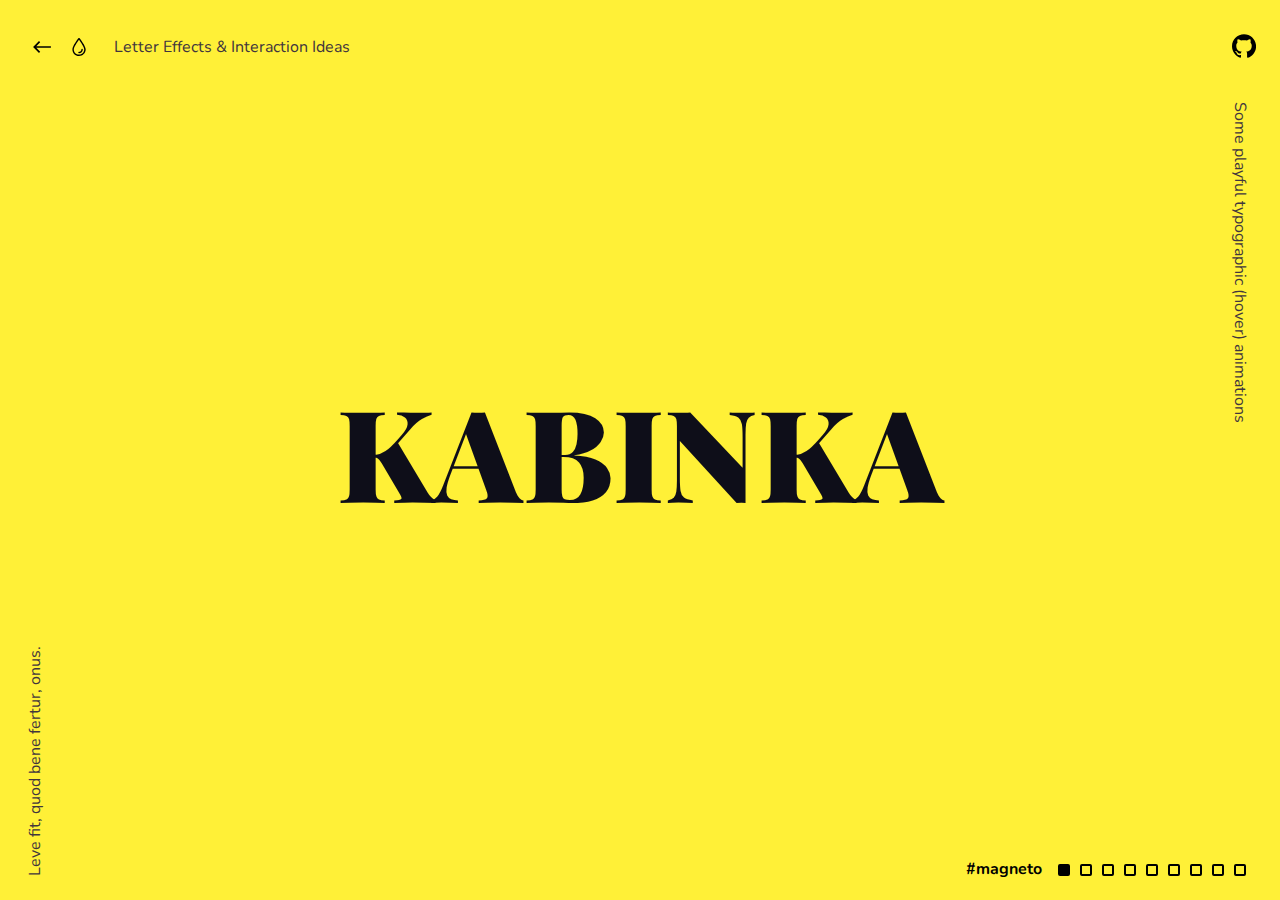
<file: index.html>
<!DOCTYPE html>
<html lang="en" class="no-js">
	<head>
		<meta charset="UTF-8" />
		<meta name="viewport" content="width=device-width, initial-scale=1">
		<title>Letter Interactions | Demo: Magneto | Codrops</title>
		<meta name="description" content="Some inspiration for playful hover interactions on words" />
		<meta name="keywords" content="typography, effects, interaction, hover, animation, javascript, css, web design" />
		<meta name="author" content="Codrops" />
		<link rel="shortcut icon" href="favicon.ico">
		<link href="https://fonts.googleapis.com/css?family=Nunito:400,700|Playfair+Display:900" rel="stylesheet">
		<link rel="stylesheet" type="text/css" href="css/normalize.css" />
		<link rel="stylesheet" type="text/css" href="css/demo.css" />
		<link rel="stylesheet" type="text/css" href="css/magneto.css" />
		<script>document.documentElement.className="js";var supportsCssVars=function(){var e,t=document.createElement("style");return t.innerHTML="root: { --tmp-var: bold; }",document.head.appendChild(t),e=!!(window.CSS&&window.CSS.supports&&window.CSS.supports("font-weight","var(--tmp-var)")),t.parentNode.removeChild(t),e};supportsCssVars()||alert("Please view this demo in a modern browser that supports CSS Variables.");</script>		
	</head>
	<body class="demo-magneto">
		<svg class="hidden">
			<symbol id="icon-arrow" viewBox="0 0 24 24">
				<title>arrow</title>
				<polygon points="6.3,12.8 20.9,12.8 20.9,11.2 6.3,11.2 10.2,7.2 9,6 3.1,12 9,18 10.2,16.8 "/>
			</symbol>
			<symbol id="icon-drop" viewBox="0 0 24 24">
				<title>drop</title>
				<path d="M12,21c-3.6,0-6.6-3-6.6-6.6C5.4,11,10.8,4,11.4,3.2C11.6,3.1,11.8,3,12,3s0.4,0.1,0.6,0.3c0.6,0.8,6.1,7.8,6.1,11.2C18.6,18.1,15.6,21,12,21zM12,4.8c-1.8,2.4-5.2,7.4-5.2,9.6c0,2.9,2.3,5.2,5.2,5.2s5.2-2.3,5.2-5.2C17.2,12.2,13.8,7.3,12,4.8z"/><path d="M12,18.2c-0.4,0-0.7-0.3-0.7-0.7s0.3-0.7,0.7-0.7c1.3,0,2.4-1.1,2.4-2.4c0-0.4,0.3-0.7,0.7-0.7c0.4,0,0.7,0.3,0.7,0.7C15.8,16.5,14.1,18.2,12,18.2z"/>
			</symbol>
			<symbol id="icon-github" viewBox="0 0 32.6 31.8">
				<title>github</title>
				<path d="M16.3,0C7.3,0,0,7.3,0,16.3c0,7.2,4.7,13.3,11.1,15.5c0.8,0.1,1.1-0.4,1.1-0.8c0-0.4,0-1.4,0-2.8c-4.5,1-5.5-2.2-5.5-2.2c-0.7-1.9-1.8-2.4-1.8-2.4c-1.5-1,0.1-1,0.1-1c1.6,0.1,2.5,1.7,2.5,1.7c1.5,2.5,3.8,1.8,4.7,1.4c0.1-1.1,0.6-1.8,1-2.2c-3.6-0.4-7.4-1.8-7.4-8.1c0-1.8,0.6-3.2,1.7-4.4C7.4,10.7,6.8,9,7.7,6.8c0,0,1.4-0.4,4.5,1.7c1.3-0.4,2.7-0.5,4.1-0.5c1.4,0,2.8,0.2,4.1,0.5c3.1-2.1,4.5-1.7,4.5-1.7c0.9,2.2,0.3,3.9,0.2,4.3c1,1.1,1.7,2.6,1.7,4.4c0,6.3-3.8,7.6-7.4,8c0.6,0.5,1.1,1.5,1.1,3c0,2.2,0,3.9,0,4.5c0,0.4,0.3,0.9,1.1,0.8c6.5-2.2,11.1-8.3,11.1-15.5C32.6,7.3,25.3,0,16.3,0z"/>
			</symbol>
		</svg>
		<main>
			<div class="content content--fixed">
				<header class="codrops-header">
					<div class="codrops-links">
						<a class="codrops-icon codrops-icon--prev" href="https://tympanus.net/Development/TooltipAnimations/" title="Previous Demo"><svg class="icon icon--arrow"><use xlink:href="#icon-arrow"></use></svg></a>
						<a class="codrops-icon codrops-icon--drop" href="https://tympanus.net/codrops/?p=31349" title="Back to the article"><svg class="icon icon--drop"><use xlink:href="#icon-drop"></use></svg></a>
					</div>
					<h1 class="codrops-header__title">Letter Effects &amp; Interaction Ideas</h1>
				</header>
				<p class="codrops-header__tagline">
					<a class="github" href="https://github.com/codrops/LetterInteractions/" title="Find this project on GitHub"><svg class="icon icon--github"><use xlink:href="#icon-github"></use></svg></a>
					Some playful typographic (hover) animations</p>
				<nav class="demos">
					<a class="demo demo--current" href="index.html"><span>Magneto</span></a>
					<a class="demo" href="kidnap.html"><span>Kidnap</span></a>
					<a class="demo" href="redraw.html"><span>Redraw</span></a>
					<a class="demo" href="swing.html"><span>Swing</span></a>
					<a class="demo" href="playful.html"><span>Playful</span></a>
					<a class="demo" href="trail.html"><span>Trail</span></a>
					<a class="demo" href="crossword.html"><span>Crossword</span></a>
					<a class="demo" href="moveout.html"><span>Move Out</span></a>
					<a class="demo" href="weaver.html"><span>Weaver</span></a>
				</nav>
				<p class="deco">Leve fit, quod bene fertur, onus.</p>
			</div>
			<section class="content content--layout">
				<h2 class="word word--magneto">Kabinka</h2>
			</section>
		</main>
		<script src="js/charming.min.js"></script>
		<script src="js/anime.min.js"></script>
		<script src="js/demo.js"></script>
		<script src="js/demo1.js"></script>
	</body>
</html>
</file>
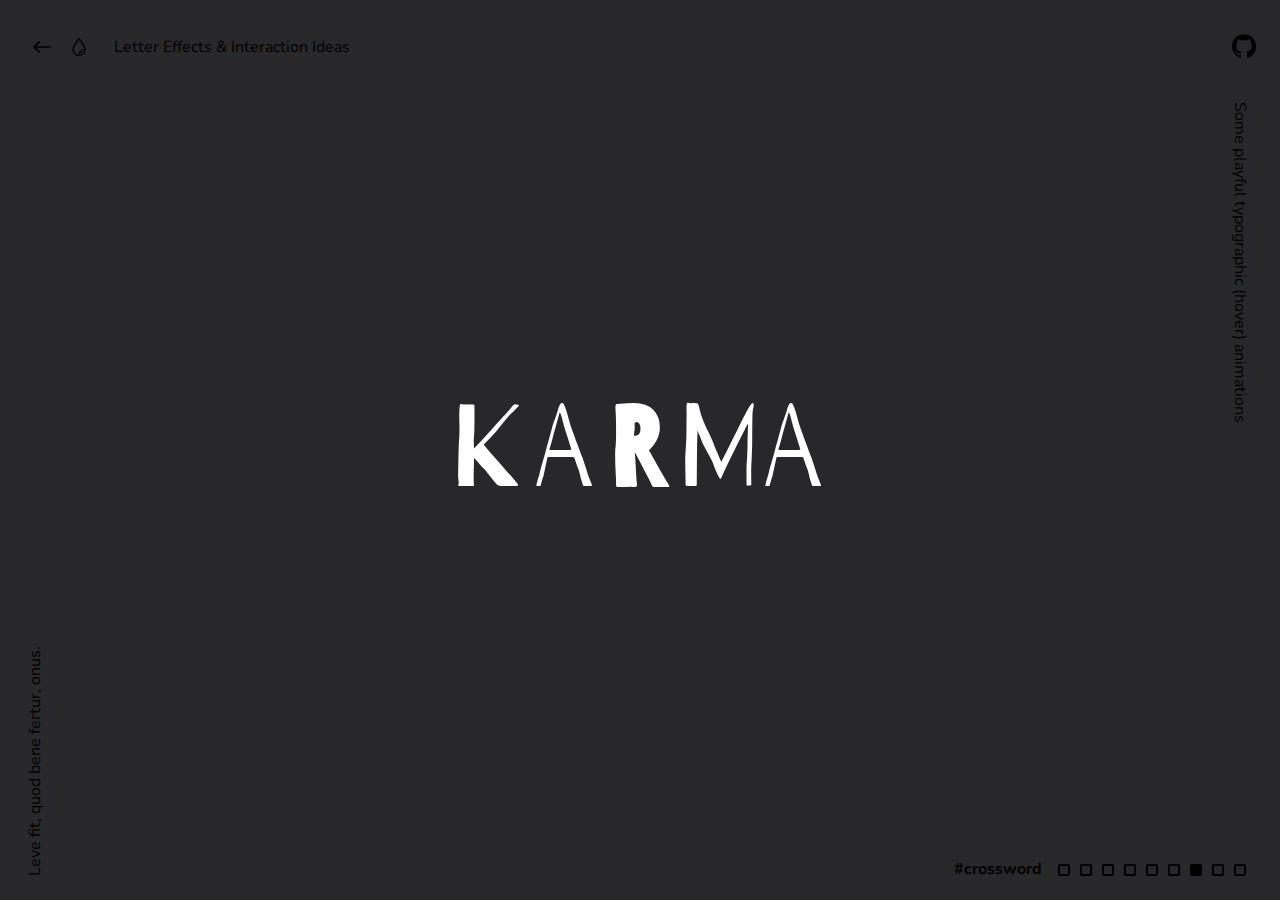
<file: crossword.html>
<!DOCTYPE html>
<html lang="en" class="no-js">
	<head>
		<meta charset="UTF-8" />
		<meta name="viewport" content="width=device-width, initial-scale=1">
		<title>Letter Interactions | Demo: Crossword | Codrops</title>
		<meta name="description" content="Some inspiration for playful hover interactions on words" />
		<meta name="keywords" content="typography, effects, interaction, hover, animation, javascript, css, web design" />
		<meta name="author" content="Codrops" />
		<link rel="shortcut icon" href="favicon.ico">
		<link href="https://fonts.googleapis.com/css?family=Nunito:400,700|Barrio" rel="stylesheet">
		<link rel="stylesheet" type="text/css" href="css/normalize.css" />
		<link rel="stylesheet" type="text/css" href="css/demo.css" />
		<link rel="stylesheet" type="text/css" href="css/crossword.css" />
		<script>document.documentElement.className="js";var supportsCssVars=function(){var e,t=document.createElement("style");return t.innerHTML="root: { --tmp-var: bold; }",document.head.appendChild(t),e=!!(window.CSS&&window.CSS.supports&&window.CSS.supports("font-weight","var(--tmp-var)")),t.parentNode.removeChild(t),e};supportsCssVars()||alert("Please view this demo in a modern browser that supports CSS Variables.");</script>	
	</head>
	<body class="demo-crossword">
		<svg class="hidden">
			<symbol id="icon-arrow" viewBox="0 0 24 24">
				<title>arrow</title>
				<polygon points="6.3,12.8 20.9,12.8 20.9,11.2 6.3,11.2 10.2,7.2 9,6 3.1,12 9,18 10.2,16.8 "/>
			</symbol>
			<symbol id="icon-drop" viewBox="0 0 24 24">
				<title>drop</title>
				<path d="M12,21c-3.6,0-6.6-3-6.6-6.6C5.4,11,10.8,4,11.4,3.2C11.6,3.1,11.8,3,12,3s0.4,0.1,0.6,0.3c0.6,0.8,6.1,7.8,6.1,11.2C18.6,18.1,15.6,21,12,21zM12,4.8c-1.8,2.4-5.2,7.4-5.2,9.6c0,2.9,2.3,5.2,5.2,5.2s5.2-2.3,5.2-5.2C17.2,12.2,13.8,7.3,12,4.8z"/><path d="M12,18.2c-0.4,0-0.7-0.3-0.7-0.7s0.3-0.7,0.7-0.7c1.3,0,2.4-1.1,2.4-2.4c0-0.4,0.3-0.7,0.7-0.7c0.4,0,0.7,0.3,0.7,0.7C15.8,16.5,14.1,18.2,12,18.2z"/>
			</symbol>
			<symbol id="icon-github" viewBox="0 0 32.6 31.8">
				<title>github</title>
				<path d="M16.3,0C7.3,0,0,7.3,0,16.3c0,7.2,4.7,13.3,11.1,15.5c0.8,0.1,1.1-0.4,1.1-0.8c0-0.4,0-1.4,0-2.8c-4.5,1-5.5-2.2-5.5-2.2c-0.7-1.9-1.8-2.4-1.8-2.4c-1.5-1,0.1-1,0.1-1c1.6,0.1,2.5,1.7,2.5,1.7c1.5,2.5,3.8,1.8,4.7,1.4c0.1-1.1,0.6-1.8,1-2.2c-3.6-0.4-7.4-1.8-7.4-8.1c0-1.8,0.6-3.2,1.7-4.4C7.4,10.7,6.8,9,7.7,6.8c0,0,1.4-0.4,4.5,1.7c1.3-0.4,2.7-0.5,4.1-0.5c1.4,0,2.8,0.2,4.1,0.5c3.1-2.1,4.5-1.7,4.5-1.7c0.9,2.2,0.3,3.9,0.2,4.3c1,1.1,1.7,2.6,1.7,4.4c0,6.3-3.8,7.6-7.4,8c0.6,0.5,1.1,1.5,1.1,3c0,2.2,0,3.9,0,4.5c0,0.4,0.3,0.9,1.1,0.8c6.5-2.2,11.1-8.3,11.1-15.5C32.6,7.3,25.3,0,16.3,0z"/>
			</symbol>
		</svg>
		<main>
			<div class="content content--fixed">
				<header class="codrops-header">
					<div class="codrops-links">
						<a class="codrops-icon codrops-icon--prev" href="https://tympanus.net/Development/TooltipAnimations/" title="Previous Demo"><svg class="icon icon--arrow"><use xlink:href="#icon-arrow"></use></svg></a>
						<a class="codrops-icon codrops-icon--drop" href="https://tympanus.net/codrops/?p=31349" title="Back to the article"><svg class="icon icon--drop"><use xlink:href="#icon-drop"></use></svg></a>
					</div>
					<h1 class="codrops-header__title">Letter Effects &amp; Interaction Ideas</h1>
				</header>
				<p class="codrops-header__tagline">
					<a class="github" href="https://github.com/codrops/LetterInteractions/" title="Find this project on GitHub"><svg class="icon icon--github"><use xlink:href="#icon-github"></use></svg></a>
					Some playful typographic (hover) animations</p>
				<nav class="demos">
					<a class="demo" href="index.html"><span>Magneto</span></a>
					<a class="demo" href="kidnap.html"><span>Kidnap</span></a>
					<a class="demo" href="redraw.html"><span>Redraw</span></a>
					<a class="demo" href="swing.html"><span>Swing</span></a>
					<a class="demo" href="playful.html"><span>Playful</span></a>
					<a class="demo" href="trail.html"><span>Trail</span></a>
					<a class="demo demo--current" href="crossword.html"><span>Crossword</span></a>
					<a class="demo" href="moveout.html"><span>Move Out</span></a>
					<a class="demo" href="weaver.html"><span>Weaver</span></a>
				</nav>
				<p class="deco">Leve fit, quod bene fertur, onus.</p>
			</div>
			<section class="content content--layout">
				<h2 class="word word--crossword">
					<span class="word__main" data-column="1" data-row="4">Karma</span>
					<span class="word__cross" data-column="1" data-row="4">Kiss</span>
					<span class="word__cross" data-column="2" data-row="2">Heart</span>
					<span class="word__cross" data-column="3" data-row="1">Embrace</span>
					<span class="word__cross" data-column="4" data-row="3">Smile</span>
					<span class="word__cross" data-column="5" data-row="1">Innate</span>
				</h2>
			</section>
		</main>
		<script src="js/charming.min.js"></script>
		<script src="js/anime.min.js"></script>
		<script src="js/demo.js"></script>
		<script src="js/demo7.js"></script>
	</body>
</html>
</file>
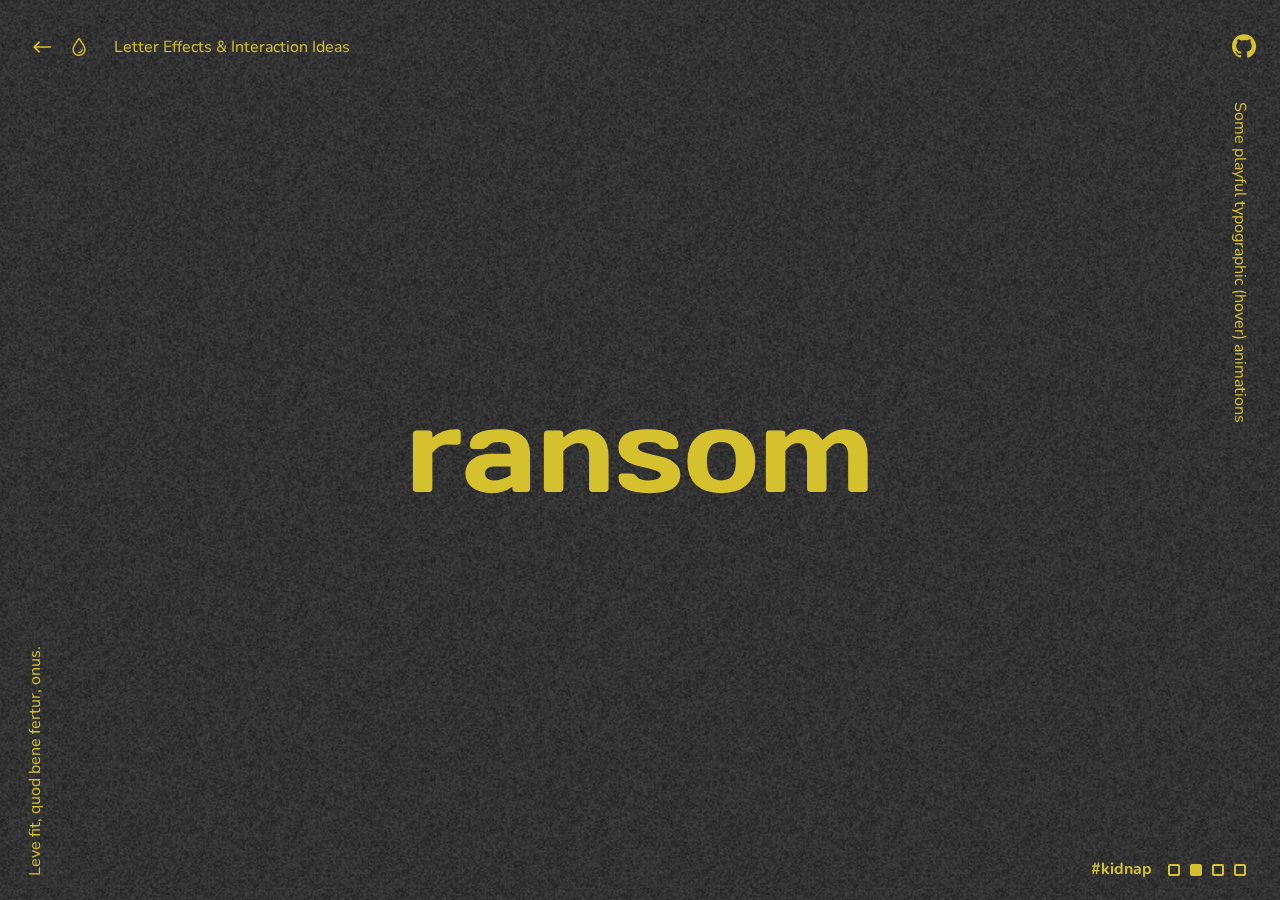
<file: kidnap.html>
<!DOCTYPE html>
<html lang="en" class="no-js">
	<head>
		<meta charset="UTF-8" />
		<meta name="viewport" content="width=device-width, initial-scale=1">
		<title>Letter Interactions | Demo: Kidnap | Codrops</title>
		<meta name="description" content="Some inspiration for playful hover interactions on words" />
		<meta name="keywords" content="typography, effects, interaction, hover, animation, javascript, css, web design" />
		<meta name="author" content="Codrops" />
		<link rel="shortcut icon" href="favicon.ico">
		<link href="https://fonts.googleapis.com/css?family=Nunito:400,700|Days+One" rel="stylesheet">
		<link rel="stylesheet" type="text/css" href="css/normalize.css" />
		<link rel="stylesheet" type="text/css" href="css/demo.css" />
		<link rel="stylesheet" type="text/css" href="css/kidnap.css" />
		<script>document.documentElement.className="js";var supportsCssVars=function(){var e,t=document.createElement("style");return t.innerHTML="root: { --tmp-var: bold; }",document.head.appendChild(t),e=!!(window.CSS&&window.CSS.supports&&window.CSS.supports("font-weight","var(--tmp-var)")),t.parentNode.removeChild(t),e};supportsCssVars()||alert("Please view this demo in a modern browser that supports CSS Variables.");</script>
	</head>
	<body class="demo-kidnap loading">
		<svg class="hidden">
			<symbol id="icon-arrow" viewBox="0 0 24 24">
				<title>arrow</title>
				<polygon points="6.3,12.8 20.9,12.8 20.9,11.2 6.3,11.2 10.2,7.2 9,6 3.1,12 9,18 10.2,16.8 "/>
			</symbol>
			<symbol id="icon-drop" viewBox="0 0 24 24">
				<title>drop</title>
				<path d="M12,21c-3.6,0-6.6-3-6.6-6.6C5.4,11,10.8,4,11.4,3.2C11.6,3.1,11.8,3,12,3s0.4,0.1,0.6,0.3c0.6,0.8,6.1,7.8,6.1,11.2C18.6,18.1,15.6,21,12,21zM12,4.8c-1.8,2.4-5.2,7.4-5.2,9.6c0,2.9,2.3,5.2,5.2,5.2s5.2-2.3,5.2-5.2C17.2,12.2,13.8,7.3,12,4.8z"/><path d="M12,18.2c-0.4,0-0.7-0.3-0.7-0.7s0.3-0.7,0.7-0.7c1.3,0,2.4-1.1,2.4-2.4c0-0.4,0.3-0.7,0.7-0.7c0.4,0,0.7,0.3,0.7,0.7C15.8,16.5,14.1,18.2,12,18.2z"/>
			</symbol>
			<symbol id="icon-github" viewBox="0 0 32.6 31.8">
				<title>github</title>
				<path d="M16.3,0C7.3,0,0,7.3,0,16.3c0,7.2,4.7,13.3,11.1,15.5c0.8,0.1,1.1-0.4,1.1-0.8c0-0.4,0-1.4,0-2.8c-4.5,1-5.5-2.2-5.5-2.2c-0.7-1.9-1.8-2.4-1.8-2.4c-1.5-1,0.1-1,0.1-1c1.6,0.1,2.5,1.7,2.5,1.7c1.5,2.5,3.8,1.8,4.7,1.4c0.1-1.1,0.6-1.8,1-2.2c-3.6-0.4-7.4-1.8-7.4-8.1c0-1.8,0.6-3.2,1.7-4.4C7.4,10.7,6.8,9,7.7,6.8c0,0,1.4-0.4,4.5,1.7c1.3-0.4,2.7-0.5,4.1-0.5c1.4,0,2.8,0.2,4.1,0.5c3.1-2.1,4.5-1.7,4.5-1.7c0.9,2.2,0.3,3.9,0.2,4.3c1,1.1,1.7,2.6,1.7,4.4c0,6.3-3.8,7.6-7.4,8c0.6,0.5,1.1,1.5,1.1,3c0,2.2,0,3.9,0,4.5c0,0.4,0.3,0.9,1.1,0.8c6.5-2.2,11.1-8.3,11.1-15.5C32.6,7.3,25.3,0,16.3,0z"/>
			</symbol>
		</svg>
		<main>
			<div class="content content--fixed">
				<header class="codrops-header">
					<div class="codrops-links">
						<a class="codrops-icon codrops-icon--prev" href="https://tympanus.net/Development/TooltipAnimations/" title="Previous Demo"><svg class="icon icon--arrow"><use xlink:href="#icon-arrow"></use></svg></a>
						<a class="codrops-icon codrops-icon--drop" href="https://tympanus.net/codrops/?p=31349" title="Back to the article"><svg class="icon icon--drop"><use xlink:href="#icon-drop"></use></svg></a>
					</div>
					<h1 class="codrops-header__title">Letter Effects &amp; Interaction Ideas</h1>
				</header>
				<p class="codrops-header__tagline">
					<a class="github" href="https://github.com/codrops/LetterInteractions/" title="Find this project on GitHub"><svg class="icon icon--github"><use xlink:href="#icon-github"></use></svg></a>
					Some playful typographic (hover) animations</p>
				<nav class="demos">
					<a class="demo" href="index.html"><span>Magneto</span></a>
					<a class="demo demo--current" href="kidnap.html"><span>Kidnap</span></a>
					<a class="demo" href="redraw.html"><span>Redraw</span></a>
					<a class="demo" href="swing.html"><span>Swing</span></a>
				</nav>
				<p class="deco">Leve fit, quod bene fertur, onus.</p>
			</div>
			<section class="content content--layout">
				<h2 class="word word--kidnap" data-image-death="img/death.svg" data-images-char-1="img/r1.png,img/r2.png,img/r3.png" data-images-char-2="img/a1.png,img/a2.png,img/a3.png" data-images-char-3="img/n1.png,img/n2.png,img/n3.png" data-images-char-4="img/s1.png,img/s2.png,img/s3.png" data-images-char-5="img/o1.png,img/o2.png,img/o3.png" data-images-char-6="img/m1.png,img/m2.png,img/m3.png" data-background-colors="#f5a4bf,#336ff0,#ffea9e,#33beff,#a5d613,#f89a53">ransom</h2>
			</section>
		</main>
		<script src="js/imagesloaded.pkgd.min.js"></script>
		<script src="js/charming.min.js"></script>
		<script src="js/demo.js"></script>
		<script src="js/demo2.js"></script>
	</body>
</html>
</file>
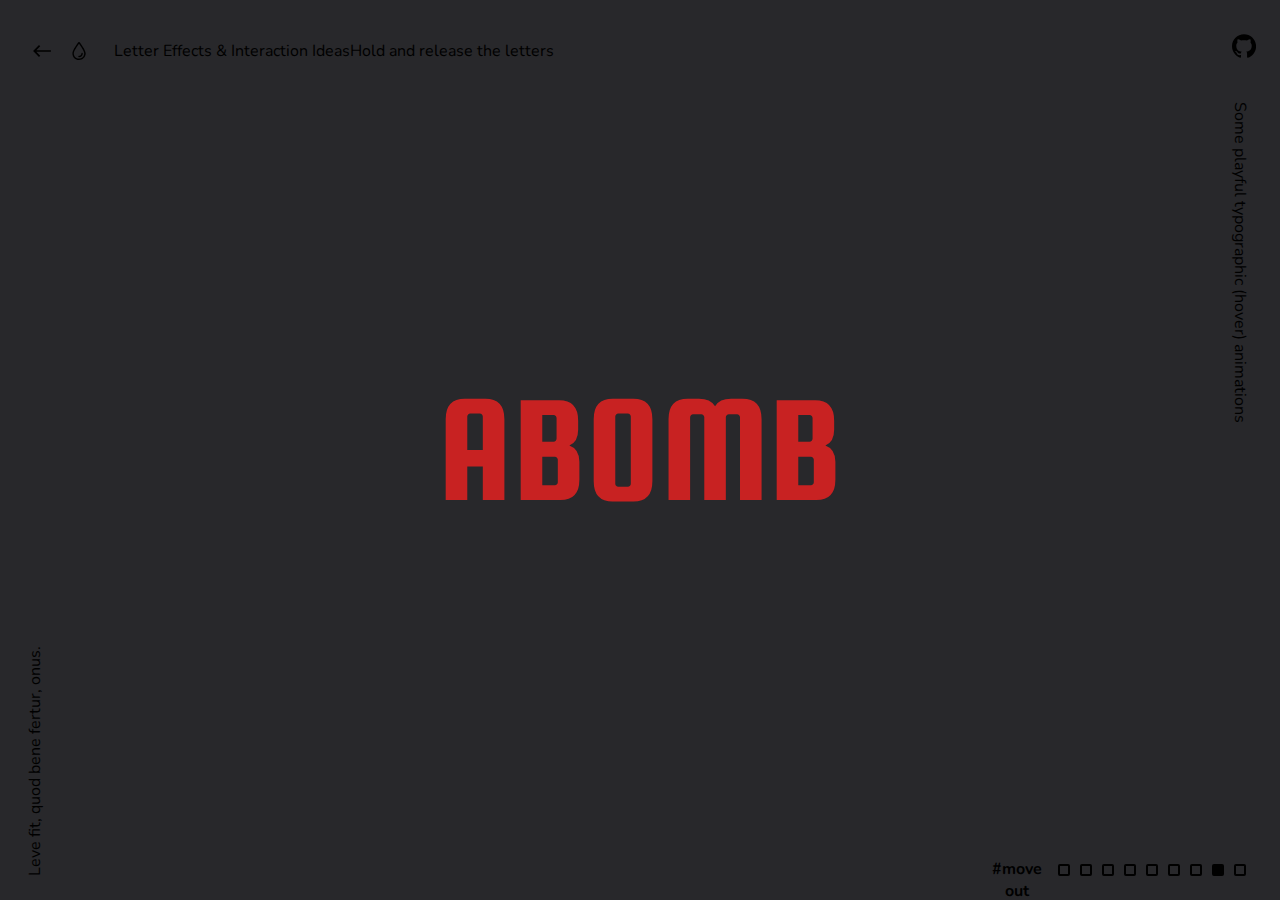
<file: moveout.html>
<!DOCTYPE html>
<html lang="en" class="no-js">
	<head>
		<meta charset="UTF-8" />
		<meta name="viewport" content="width=device-width, initial-scale=1">
		<title>Letter Interactions | Demo: Move Out | Codrops</title>
		<meta name="description" content="Some inspiration for playful hover interactions on words" />
		<meta name="keywords" content="typography, effects, interaction, hover, animation, javascript, css, web design" />
		<meta name="author" content="Codrops" />
		<link rel="shortcut icon" href="favicon.ico">
		<link href="https://fonts.googleapis.com/css?family=Nunito:400,700|Squada+One" rel="stylesheet">
		<link rel="stylesheet" type="text/css" href="css/normalize.css" />
		<link rel="stylesheet" type="text/css" href="css/demo.css" />
		<link rel="stylesheet" type="text/css" href="css/moveout.css" />
		<script>document.documentElement.className="js";var supportsCssVars=function(){var e,t=document.createElement("style");return t.innerHTML="root: { --tmp-var: bold; }",document.head.appendChild(t),e=!!(window.CSS&&window.CSS.supports&&window.CSS.supports("font-weight","var(--tmp-var)")),t.parentNode.removeChild(t),e};supportsCssVars()||alert("Please view this demo in a modern browser that supports CSS Variables.");</script>		
	</head>
	<body class="demo-moveout">
		<svg class="hidden">
			<symbol id="icon-arrow" viewBox="0 0 24 24">
				<title>arrow</title>
				<polygon points="6.3,12.8 20.9,12.8 20.9,11.2 6.3,11.2 10.2,7.2 9,6 3.1,12 9,18 10.2,16.8 "/>
			</symbol>
			<symbol id="icon-drop" viewBox="0 0 24 24">
				<title>drop</title>
				<path d="M12,21c-3.6,0-6.6-3-6.6-6.6C5.4,11,10.8,4,11.4,3.2C11.6,3.1,11.8,3,12,3s0.4,0.1,0.6,0.3c0.6,0.8,6.1,7.8,6.1,11.2C18.6,18.1,15.6,21,12,21zM12,4.8c-1.8,2.4-5.2,7.4-5.2,9.6c0,2.9,2.3,5.2,5.2,5.2s5.2-2.3,5.2-5.2C17.2,12.2,13.8,7.3,12,4.8z"/><path d="M12,18.2c-0.4,0-0.7-0.3-0.7-0.7s0.3-0.7,0.7-0.7c1.3,0,2.4-1.1,2.4-2.4c0-0.4,0.3-0.7,0.7-0.7c0.4,0,0.7,0.3,0.7,0.7C15.8,16.5,14.1,18.2,12,18.2z"/>
			</symbol>
			<symbol id="icon-github" viewBox="0 0 32.6 31.8">
				<title>github</title>
				<path d="M16.3,0C7.3,0,0,7.3,0,16.3c0,7.2,4.7,13.3,11.1,15.5c0.8,0.1,1.1-0.4,1.1-0.8c0-0.4,0-1.4,0-2.8c-4.5,1-5.5-2.2-5.5-2.2c-0.7-1.9-1.8-2.4-1.8-2.4c-1.5-1,0.1-1,0.1-1c1.6,0.1,2.5,1.7,2.5,1.7c1.5,2.5,3.8,1.8,4.7,1.4c0.1-1.1,0.6-1.8,1-2.2c-3.6-0.4-7.4-1.8-7.4-8.1c0-1.8,0.6-3.2,1.7-4.4C7.4,10.7,6.8,9,7.7,6.8c0,0,1.4-0.4,4.5,1.7c1.3-0.4,2.7-0.5,4.1-0.5c1.4,0,2.8,0.2,4.1,0.5c3.1-2.1,4.5-1.7,4.5-1.7c0.9,2.2,0.3,3.9,0.2,4.3c1,1.1,1.7,2.6,1.7,4.4c0,6.3-3.8,7.6-7.4,8c0.6,0.5,1.1,1.5,1.1,3c0,2.2,0,3.9,0,4.5c0,0.4,0.3,0.9,1.1,0.8c6.5-2.2,11.1-8.3,11.1-15.5C32.6,7.3,25.3,0,16.3,0z"/>
			</symbol>
		</svg>
		<main>
			<div class="content content--fixed">
				<header class="codrops-header">
					<div class="codrops-links">
						<a class="codrops-icon codrops-icon--prev" href="https://tympanus.net/Development/TooltipAnimations/" title="Previous Demo"><svg class="icon icon--arrow"><use xlink:href="#icon-arrow"></use></svg></a>
						<a class="codrops-icon codrops-icon--drop" href="https://tympanus.net/codrops/?p=31349" title="Back to the article"><svg class="icon icon--drop"><use xlink:href="#icon-drop"></use></svg></a>
					</div>
					<h1 class="codrops-header__title">Letter Effects &amp; Interaction Ideas</h1>
					<p class="info">Hold and release the letters</p>
				</header>
				<p class="codrops-header__tagline">
					<a class="github" href="https://github.com/codrops/LetterInteractions/" title="Find this project on GitHub"><svg class="icon icon--github"><use xlink:href="#icon-github"></use></svg></a>
					Some playful typographic (hover) animations</p>
				<nav class="demos">
					<a class="demo" href="index.html"><span>Magneto</span></a>
					<a class="demo" href="kidnap.html"><span>Kidnap</span></a>
					<a class="demo" href="redraw.html"><span>Redraw</span></a>
					<a class="demo" href="swing.html"><span>Swing</span></a>
					<a class="demo" href="playful.html"><span>Playful</span></a>
					<a class="demo" href="trail.html"><span>Trail Maker</span></a>
					<a class="demo" href="crossword.html"><span>Crossword</span></a>
					<a class="demo demo--current" href="moveout.html"><span>Move Out</span></a>
					<a class="demo" href="weaver.html"><span>Weaver</span></a>
				</nav>
				<p class="deco">Leve fit, quod bene fertur, onus.</p>
			</div>
			<section class="content content--layout">
				<h2 class="word word--moveout">Abomb</h2>
			</section>
		</main>
		<script src="js/charming.min.js"></script>
		<script src="js/anime.min.js"></script>
		<script src="js/demo.js"></script>
		<script src="js/demo8.js"></script>
	</body>
</html>
</file>
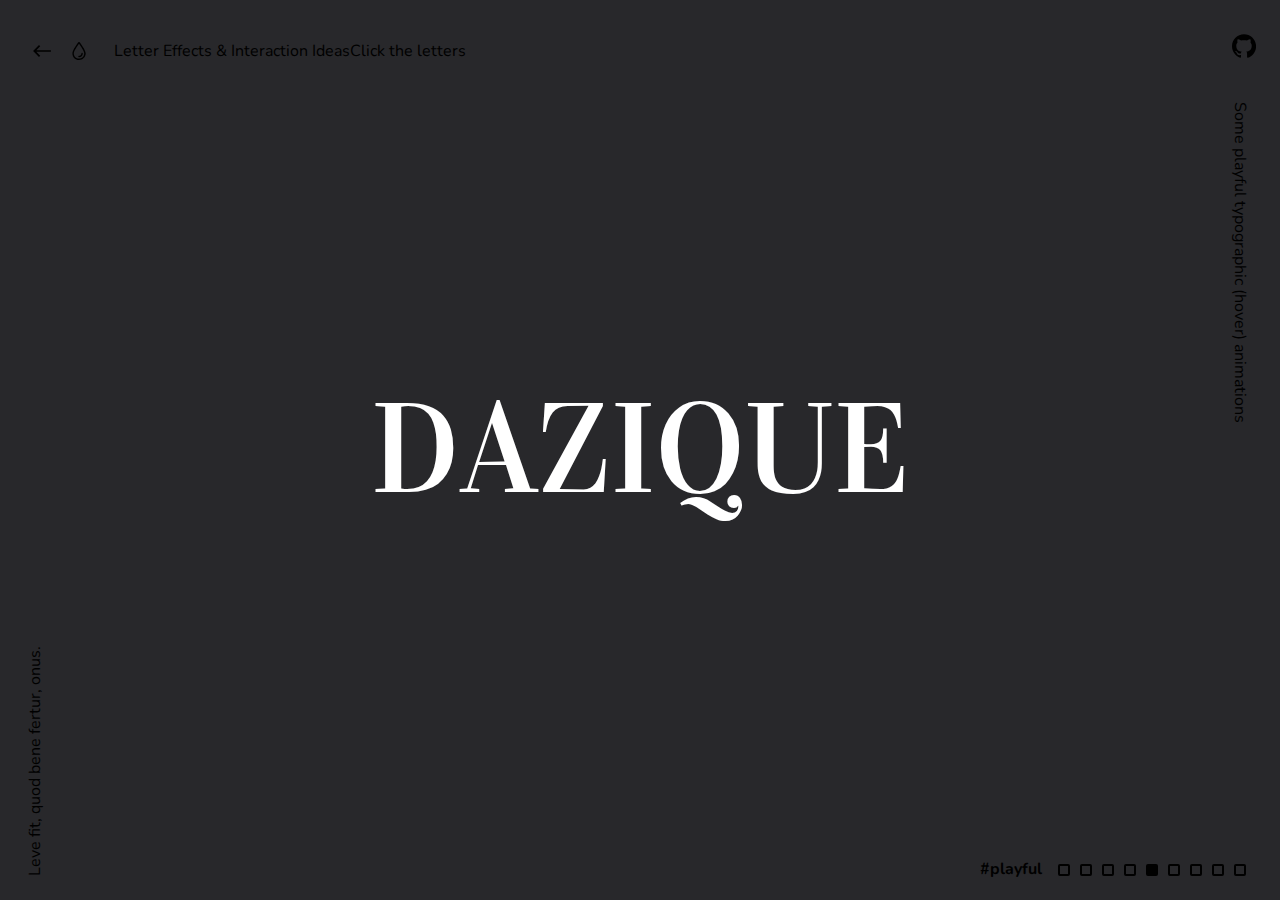
<file: playful.html>
<!DOCTYPE html>
<html lang="en" class="no-js">
	<head>
		<meta charset="UTF-8" />
		<meta name="viewport" content="width=device-width, initial-scale=1">
		<title>Letter Interactions | Demo: Playful | Codrops</title>
		<meta name="description" content="Some inspiration for playful hover interactions on words" />
		<meta name="keywords" content="typography, effects, interaction, hover, animation, javascript, css, web design" />
		<meta name="author" content="Codrops" />
		<link rel="shortcut icon" href="favicon.ico">
		<link href="https://fonts.googleapis.com/css?family=Nunito:400,700|Vidaloka" rel="stylesheet">
		<link rel="stylesheet" type="text/css" href="css/normalize.css" />
		<link rel="stylesheet" type="text/css" href="css/demo.css" />
		<link rel="stylesheet" type="text/css" href="css/playful.css" />
		<script>document.documentElement.className="js";var supportsCssVars=function(){var e,t=document.createElement("style");return t.innerHTML="root: { --tmp-var: bold; }",document.head.appendChild(t),e=!!(window.CSS&&window.CSS.supports&&window.CSS.supports("font-weight","var(--tmp-var)")),t.parentNode.removeChild(t),e};supportsCssVars()||alert("Please view this demo in a modern browser that supports CSS Variables.");</script>	
	</head>
	<body class="demo-playful">
		<svg class="hidden">
			<symbol id="icon-arrow" viewBox="0 0 24 24">
				<title>arrow</title>
				<polygon points="6.3,12.8 20.9,12.8 20.9,11.2 6.3,11.2 10.2,7.2 9,6 3.1,12 9,18 10.2,16.8 "/>
			</symbol>
			<symbol id="icon-drop" viewBox="0 0 24 24">
				<title>drop</title>
				<path d="M12,21c-3.6,0-6.6-3-6.6-6.6C5.4,11,10.8,4,11.4,3.2C11.6,3.1,11.8,3,12,3s0.4,0.1,0.6,0.3c0.6,0.8,6.1,7.8,6.1,11.2C18.6,18.1,15.6,21,12,21zM12,4.8c-1.8,2.4-5.2,7.4-5.2,9.6c0,2.9,2.3,5.2,5.2,5.2s5.2-2.3,5.2-5.2C17.2,12.2,13.8,7.3,12,4.8z"/><path d="M12,18.2c-0.4,0-0.7-0.3-0.7-0.7s0.3-0.7,0.7-0.7c1.3,0,2.4-1.1,2.4-2.4c0-0.4,0.3-0.7,0.7-0.7c0.4,0,0.7,0.3,0.7,0.7C15.8,16.5,14.1,18.2,12,18.2z"/>
			</symbol>
			<symbol id="icon-github" viewBox="0 0 32.6 31.8">
				<title>github</title>
				<path d="M16.3,0C7.3,0,0,7.3,0,16.3c0,7.2,4.7,13.3,11.1,15.5c0.8,0.1,1.1-0.4,1.1-0.8c0-0.4,0-1.4,0-2.8c-4.5,1-5.5-2.2-5.5-2.2c-0.7-1.9-1.8-2.4-1.8-2.4c-1.5-1,0.1-1,0.1-1c1.6,0.1,2.5,1.7,2.5,1.7c1.5,2.5,3.8,1.8,4.7,1.4c0.1-1.1,0.6-1.8,1-2.2c-3.6-0.4-7.4-1.8-7.4-8.1c0-1.8,0.6-3.2,1.7-4.4C7.4,10.7,6.8,9,7.7,6.8c0,0,1.4-0.4,4.5,1.7c1.3-0.4,2.7-0.5,4.1-0.5c1.4,0,2.8,0.2,4.1,0.5c3.1-2.1,4.5-1.7,4.5-1.7c0.9,2.2,0.3,3.9,0.2,4.3c1,1.1,1.7,2.6,1.7,4.4c0,6.3-3.8,7.6-7.4,8c0.6,0.5,1.1,1.5,1.1,3c0,2.2,0,3.9,0,4.5c0,0.4,0.3,0.9,1.1,0.8c6.5-2.2,11.1-8.3,11.1-15.5C32.6,7.3,25.3,0,16.3,0z"/>
			</symbol>
		</svg>
		<main>
			<div class="content content--fixed">
				<header class="codrops-header">
					<div class="codrops-links">
						<a class="codrops-icon codrops-icon--prev" href="https://tympanus.net/Development/TooltipAnimations/" title="Previous Demo"><svg class="icon icon--arrow"><use xlink:href="#icon-arrow"></use></svg></a>
						<a class="codrops-icon codrops-icon--drop" href="https://tympanus.net/codrops/?p=31349" title="Back to the article"><svg class="icon icon--drop"><use xlink:href="#icon-drop"></use></svg></a>
					</div>
					<h1 class="codrops-header__title">Letter Effects &amp; Interaction Ideas</h1>
					<p class="info">Click the letters</p>
				</header>
				<p class="codrops-header__tagline">
					<a class="github" href="https://github.com/codrops/LetterInteractions/" title="Find this project on GitHub"><svg class="icon icon--github"><use xlink:href="#icon-github"></use></svg></a>
					Some playful typographic (hover) animations</p>
				<nav class="demos">
					<a class="demo" href="index.html"><span>Magneto</span></a>
					<a class="demo" href="kidnap.html"><span>Kidnap</span></a>
					<a class="demo" href="redraw.html"><span>Redraw</span></a>
					<a class="demo" href="swing.html"><span>Swing</span></a>
					<a class="demo demo--current" href="playful.html"><span>Playful</span></a>
					<a class="demo" href="trail.html"><span>Trail</span></a>
					<a class="demo" href="crossword.html"><span>Crossword</span></a>
					<a class="demo" href="moveout.html"><span>Move Out</span></a>
					<a class="demo" href="weaver.html"><span>Weaver</span></a>
				</nav>
				<p class="deco">Leve fit, quod bene fertur, onus.</p>
			</div>
			<section class="content content--layout">
				<h2 class="word word--playful">Dazique</h2>
			</section>
		</main>
		<script src="js/charming.min.js"></script>
		<script src="js/anime.min.js"></script>
		<script src="js/demo.js"></script>
		<script src="js/demo5.js"></script>
	</body>
</html>
</file>
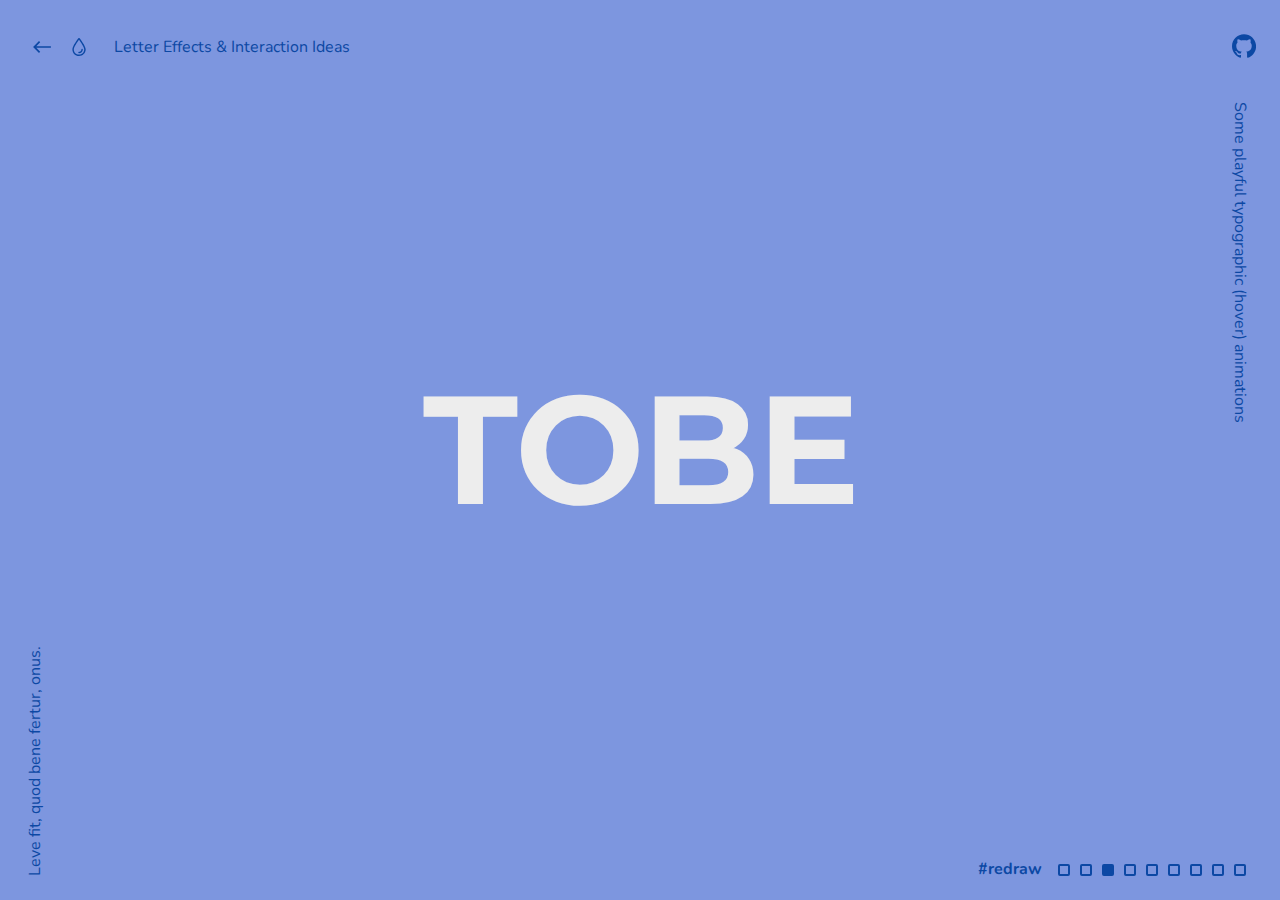
<file: redraw.html>
<!DOCTYPE html>
<html lang="en" class="no-js">
	<head>
		<meta charset="UTF-8" />
		<meta name="viewport" content="width=device-width, initial-scale=1">
		<title>Letter Interactions | Demo: Redraw | Codrops</title>
		<meta name="description" content="Some inspiration for playful hover interactions on words" />
		<meta name="keywords" content="typography, effects, interaction, hover, animation, javascript, css, web design" />
		<meta name="author" content="Codrops" />
		<link rel="shortcut icon" href="favicon.ico">
		<link href="https://fonts.googleapis.com/css?family=Nunito:400,700|Montserrat:700" rel="stylesheet">
		<link rel="stylesheet" type="text/css" href="css/normalize.css" />
		<link rel="stylesheet" type="text/css" href="css/demo.css" />
		<link rel="stylesheet" type="text/css" href="css/redraw.css" />
		<script>document.documentElement.className="js";var supportsCssVars=function(){var e,t=document.createElement("style");return t.innerHTML="root: { --tmp-var: bold; }",document.head.appendChild(t),e=!!(window.CSS&&window.CSS.supports&&window.CSS.supports("font-weight","var(--tmp-var)")),t.parentNode.removeChild(t),e};supportsCssVars()||alert("Please view this demo in a modern browser that supports CSS Variables.");</script>
	</head>
	<body class="demo-redraw">
		<svg class="hidden">
			<symbol id="icon-arrow" viewBox="0 0 24 24">
				<title>arrow</title>
				<polygon points="6.3,12.8 20.9,12.8 20.9,11.2 6.3,11.2 10.2,7.2 9,6 3.1,12 9,18 10.2,16.8 "/>
			</symbol>
			<symbol id="icon-drop" viewBox="0 0 24 24">
				<title>drop</title>
				<path d="M12,21c-3.6,0-6.6-3-6.6-6.6C5.4,11,10.8,4,11.4,3.2C11.6,3.1,11.8,3,12,3s0.4,0.1,0.6,0.3c0.6,0.8,6.1,7.8,6.1,11.2C18.6,18.1,15.6,21,12,21zM12,4.8c-1.8,2.4-5.2,7.4-5.2,9.6c0,2.9,2.3,5.2,5.2,5.2s5.2-2.3,5.2-5.2C17.2,12.2,13.8,7.3,12,4.8z"/><path d="M12,18.2c-0.4,0-0.7-0.3-0.7-0.7s0.3-0.7,0.7-0.7c1.3,0,2.4-1.1,2.4-2.4c0-0.4,0.3-0.7,0.7-0.7c0.4,0,0.7,0.3,0.7,0.7C15.8,16.5,14.1,18.2,12,18.2z"/>
			</symbol>
			<symbol id="icon-github" viewBox="0 0 32.6 31.8">
				<title>github</title>
				<path d="M16.3,0C7.3,0,0,7.3,0,16.3c0,7.2,4.7,13.3,11.1,15.5c0.8,0.1,1.1-0.4,1.1-0.8c0-0.4,0-1.4,0-2.8c-4.5,1-5.5-2.2-5.5-2.2c-0.7-1.9-1.8-2.4-1.8-2.4c-1.5-1,0.1-1,0.1-1c1.6,0.1,2.5,1.7,2.5,1.7c1.5,2.5,3.8,1.8,4.7,1.4c0.1-1.1,0.6-1.8,1-2.2c-3.6-0.4-7.4-1.8-7.4-8.1c0-1.8,0.6-3.2,1.7-4.4C7.4,10.7,6.8,9,7.7,6.8c0,0,1.4-0.4,4.5,1.7c1.3-0.4,2.7-0.5,4.1-0.5c1.4,0,2.8,0.2,4.1,0.5c3.1-2.1,4.5-1.7,4.5-1.7c0.9,2.2,0.3,3.9,0.2,4.3c1,1.1,1.7,2.6,1.7,4.4c0,6.3-3.8,7.6-7.4,8c0.6,0.5,1.1,1.5,1.1,3c0,2.2,0,3.9,0,4.5c0,0.4,0.3,0.9,1.1,0.8c6.5-2.2,11.1-8.3,11.1-15.5C32.6,7.3,25.3,0,16.3,0z"/>
			</symbol>
		</svg>
		<main>
			<div class="content content--fixed">
				<header class="codrops-header">
					<div class="codrops-links">
						<a class="codrops-icon codrops-icon--prev" href="https://tympanus.net/Development/TooltipAnimations/" title="Previous Demo"><svg class="icon icon--arrow"><use xlink:href="#icon-arrow"></use></svg></a>
						<a class="codrops-icon codrops-icon--drop" href="https://tympanus.net/codrops/?p=31349" title="Back to the article"><svg class="icon icon--drop"><use xlink:href="#icon-drop"></use></svg></a>
					</div>
					<h1 class="codrops-header__title">Letter Effects &amp; Interaction Ideas</h1>
				</header>
				<p class="codrops-header__tagline">
					<a class="github" href="https://github.com/codrops/LetterInteractions/" title="Find this project on GitHub"><svg class="icon icon--github"><use xlink:href="#icon-github"></use></svg></a>
					Some playful typographic (hover) animations</p>
				<nav class="demos">
					<a class="demo" href="index.html"><span>Magneto</span></a>
					<a class="demo" href="kidnap.html"><span>Kidnap</span></a>
					<a class="demo demo--current" href="redraw.html"><span>Redraw</span></a>
					<a class="demo" href="swing.html"><span>Swing</span></a>
					<a class="demo" href="playful.html"><span>Playful</span></a>
					<a class="demo" href="trail.html"><span>Trail</span></a>
					<a class="demo" href="crossword.html"><span>Crossword</span></a>
					<a class="demo" href="moveout.html"><span>Move Out</span></a>
					<a class="demo" href="weaver.html"><span>Weaver</span></a>
				</nav>
				<p class="deco">Leve fit, quod bene fertur, onus.</p>
			</div>
			<section class="content content--layout">
				<h2 class="word word--redraw" data-path-char-1="M8.3,12.8c26.1-0.7,52.2-1.4,78.3-2.1C25.1-3.6,41,72.6,49.2,101" data-path-char-2="M45.7,9.2c-79.1,12.8-22.2,111.6,24.8,78.6C106.9,62.2,83.1,3.2,45.7,9.2z" data-path-char-3="M18.6,11.6c64.6-15.2,70.5,47.9,8,38.4c72.2-5.5,65.2,59-8.7,44.8C18.1,67.1,18.3,39.3,18.6,11.6z" data-path-char-4="M76.8,9.9C52.3,10.7,15-2.5,14.2,30.6c-0.9,36.5,28.7,23.7,52,23.3C42,55.7,16,46.7,20.3,78.9c3.5,26.7,39.1,16.4,60.6,17.2">Tobe</h2>
			</section>
		</main>
		<script src="js/charming.min.js"></script>
		<script src="js/anime.min.js"></script>
		<script src="js/demo.js"></script>
		<script src="js/demo3.js"></script>
	</body>
</html>
</file>
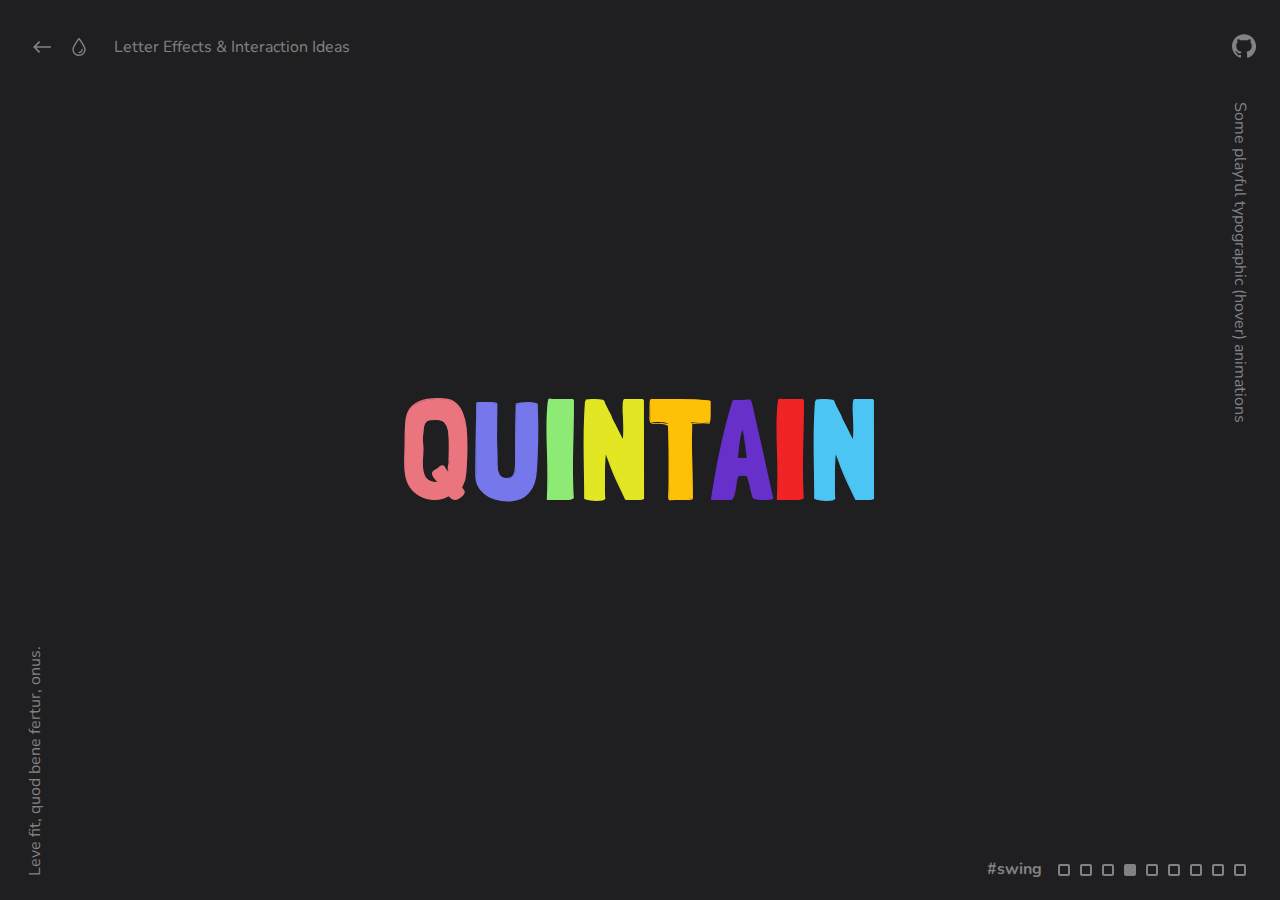
<file: swing.html>
<!DOCTYPE html>
<html lang="en" class="no-js">
	<head>
		<meta charset="UTF-8" />
		<meta name="viewport" content="width=device-width, initial-scale=1">
		<title>Letter Interactions | Demo: Swing | Codrops</title>
		<meta name="description" content="Some inspiration for playful hover interactions on words" />
		<meta name="keywords" content="typography, effects, interaction, hover, animation, javascript, css, web design" />
		<meta name="author" content="Codrops" />
		<link rel="shortcut icon" href="favicon.ico">
		<link href="https://fonts.googleapis.com/css?family=Nunito:400,700|Londrina+Outline|Londrina+Solid" rel="stylesheet">
		<link rel="stylesheet" type="text/css" href="css/normalize.css" />
		<link rel="stylesheet" type="text/css" href="css/demo.css" />
		<link rel="stylesheet" type="text/css" href="css/swing.css" />
		<script>document.documentElement.className="js";var supportsCssVars=function(){var e,t=document.createElement("style");return t.innerHTML="root: { --tmp-var: bold; }",document.head.appendChild(t),e=!!(window.CSS&&window.CSS.supports&&window.CSS.supports("font-weight","var(--tmp-var)")),t.parentNode.removeChild(t),e};supportsCssVars()||alert("Please view this demo in a modern browser that supports CSS Variables.");</script>
	</head>
	<body class="demo-swing">
		<svg class="hidden">
			<symbol id="icon-arrow" viewBox="0 0 24 24">
				<title>arrow</title>
				<polygon points="6.3,12.8 20.9,12.8 20.9,11.2 6.3,11.2 10.2,7.2 9,6 3.1,12 9,18 10.2,16.8 "/>
			</symbol>
			<symbol id="icon-drop" viewBox="0 0 24 24">
				<title>drop</title>
				<path d="M12,21c-3.6,0-6.6-3-6.6-6.6C5.4,11,10.8,4,11.4,3.2C11.6,3.1,11.8,3,12,3s0.4,0.1,0.6,0.3c0.6,0.8,6.1,7.8,6.1,11.2C18.6,18.1,15.6,21,12,21zM12,4.8c-1.8,2.4-5.2,7.4-5.2,9.6c0,2.9,2.3,5.2,5.2,5.2s5.2-2.3,5.2-5.2C17.2,12.2,13.8,7.3,12,4.8z"/><path d="M12,18.2c-0.4,0-0.7-0.3-0.7-0.7s0.3-0.7,0.7-0.7c1.3,0,2.4-1.1,2.4-2.4c0-0.4,0.3-0.7,0.7-0.7c0.4,0,0.7,0.3,0.7,0.7C15.8,16.5,14.1,18.2,12,18.2z"/>
			</symbol>
			<symbol id="icon-github" viewBox="0 0 32.6 31.8">
				<title>github</title>
				<path d="M16.3,0C7.3,0,0,7.3,0,16.3c0,7.2,4.7,13.3,11.1,15.5c0.8,0.1,1.1-0.4,1.1-0.8c0-0.4,0-1.4,0-2.8c-4.5,1-5.5-2.2-5.5-2.2c-0.7-1.9-1.8-2.4-1.8-2.4c-1.5-1,0.1-1,0.1-1c1.6,0.1,2.5,1.7,2.5,1.7c1.5,2.5,3.8,1.8,4.7,1.4c0.1-1.1,0.6-1.8,1-2.2c-3.6-0.4-7.4-1.8-7.4-8.1c0-1.8,0.6-3.2,1.7-4.4C7.4,10.7,6.8,9,7.7,6.8c0,0,1.4-0.4,4.5,1.7c1.3-0.4,2.7-0.5,4.1-0.5c1.4,0,2.8,0.2,4.1,0.5c3.1-2.1,4.5-1.7,4.5-1.7c0.9,2.2,0.3,3.9,0.2,4.3c1,1.1,1.7,2.6,1.7,4.4c0,6.3-3.8,7.6-7.4,8c0.6,0.5,1.1,1.5,1.1,3c0,2.2,0,3.9,0,4.5c0,0.4,0.3,0.9,1.1,0.8c6.5-2.2,11.1-8.3,11.1-15.5C32.6,7.3,25.3,0,16.3,0z"/>
			</symbol>
		</svg>
		<main>
			<div class="content content--fixed">
				<header class="codrops-header">
					<div class="codrops-links">
						<a class="codrops-icon codrops-icon--prev" href="https://tympanus.net/Development/TooltipAnimations/" title="Previous Demo"><svg class="icon icon--arrow"><use xlink:href="#icon-arrow"></use></svg></a>
						<a class="codrops-icon codrops-icon--drop" href="https://tympanus.net/codrops/?p=31349" title="Back to the article"><svg class="icon icon--drop"><use xlink:href="#icon-drop"></use></svg></a>
					</div>
					<h1 class="codrops-header__title">Letter Effects &amp; Interaction Ideas</h1>
				</header>
				<p class="codrops-header__tagline">
					<a class="github" href="https://github.com/codrops/LetterInteractions/" title="Find this project on GitHub"><svg class="icon icon--github"><use xlink:href="#icon-github"></use></svg></a>
					Some playful typographic (hover) animations</p>
				<nav class="demos">
					<a class="demo" href="index.html"><span>Magneto</span></a>
					<a class="demo" href="kidnap.html"><span>Kidnap</span></a>
					<a class="demo" href="redraw.html"><span>Redraw</span></a>
					<a class="demo demo--current" href="swing.html"><span>Swing</span></a>
					<a class="demo" href="playful.html"><span>Playful</span></a>
					<a class="demo" href="trail.html"><span>Trail</span></a>
					<a class="demo" href="crossword.html"><span>Crossword</span></a>
					<a class="demo" href="moveout.html"><span>Move Out</span></a>
					<a class="demo" href="weaver.html"><span>Weaver</span></a>
				</nav>
				<p class="deco">Leve fit, quod bene fertur, onus.</p>
			</div>
			<section class="content content--layout">
				<h2 class="word word--swing">Quintain</h2>
			</section>
		</main>
		<script src="js/charming.min.js"></script>
		<script src="js/anime.min.js"></script>
		<script src="js/demo.js"></script>
		<script src="js/demo4.js"></script>
	</body>
</html>
</file>
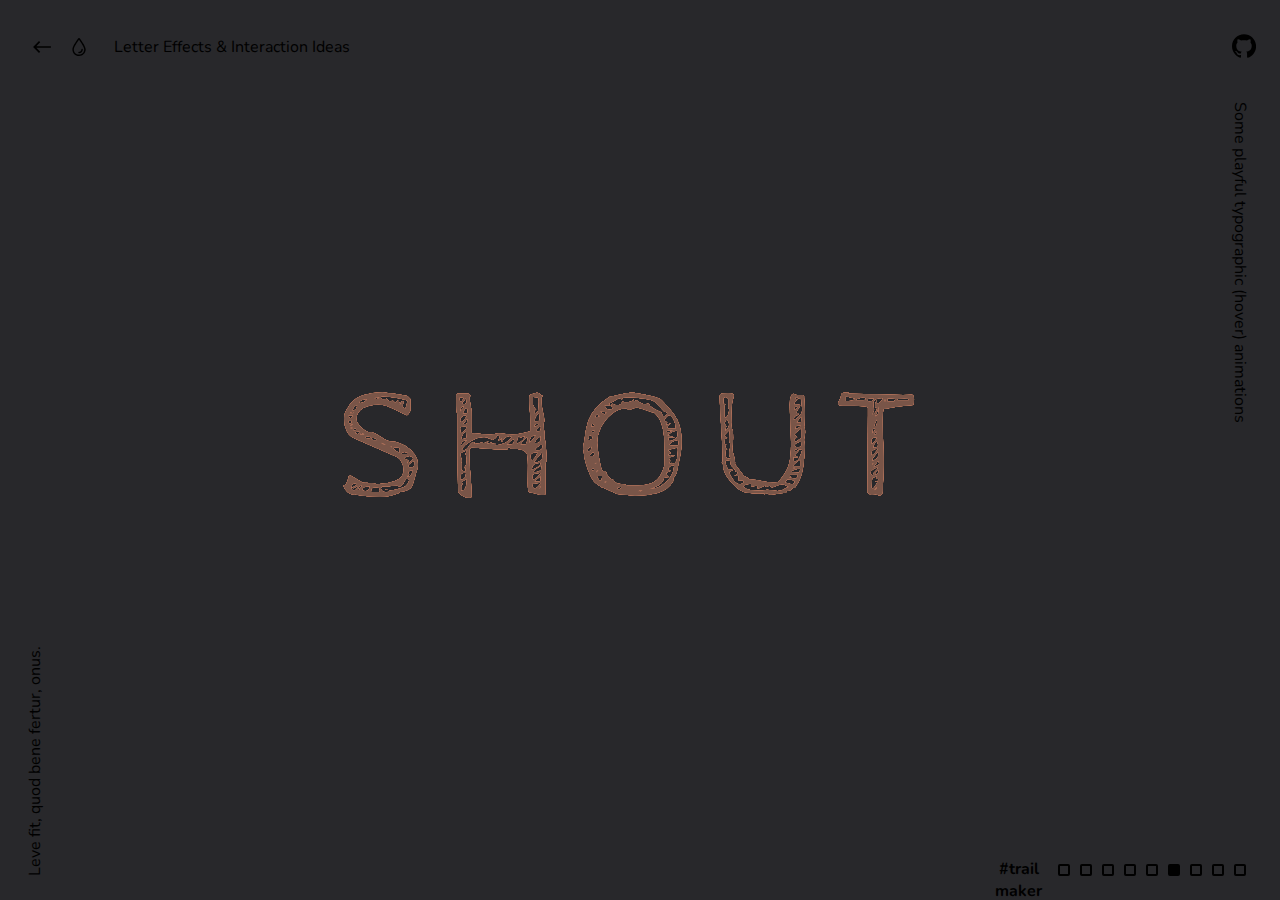
<file: trail.html>
<!DOCTYPE html>
<html lang="en" class="no-js">
	<head>
		<meta charset="UTF-8" />
		<meta name="viewport" content="width=device-width, initial-scale=1">
		<title>Letter Interactions | Demo: Trail Maker | Codrops</title>
		<meta name="description" content="Some inspiration for playful hover interactions on words" />
		<meta name="keywords" content="typography, effects, interaction, hover, animation, javascript, css, web design" />
		<meta name="author" content="Codrops" />
		<link rel="shortcut icon" href="favicon.ico">
		<link href="https://fonts.googleapis.com/css?family=Nunito:400,700|Cabin+Sketch" rel="stylesheet">
		<link rel="stylesheet" type="text/css" href="css/normalize.css" />
		<link rel="stylesheet" type="text/css" href="css/demo.css" />
		<link rel="stylesheet" type="text/css" href="css/trail.css" />
		<script>document.documentElement.className="js";var supportsCssVars=function(){var e,t=document.createElement("style");return t.innerHTML="root: { --tmp-var: bold; }",document.head.appendChild(t),e=!!(window.CSS&&window.CSS.supports&&window.CSS.supports("font-weight","var(--tmp-var)")),t.parentNode.removeChild(t),e};supportsCssVars()||alert("Please view this demo in a modern browser that supports CSS Variables.");</script>		
	</head>
	<body class="demo-trail">
		<svg class="hidden">
			<symbol id="icon-arrow" viewBox="0 0 24 24">
				<title>arrow</title>
				<polygon points="6.3,12.8 20.9,12.8 20.9,11.2 6.3,11.2 10.2,7.2 9,6 3.1,12 9,18 10.2,16.8 "/>
			</symbol>
			<symbol id="icon-drop" viewBox="0 0 24 24">
				<title>drop</title>
				<path d="M12,21c-3.6,0-6.6-3-6.6-6.6C5.4,11,10.8,4,11.4,3.2C11.6,3.1,11.8,3,12,3s0.4,0.1,0.6,0.3c0.6,0.8,6.1,7.8,6.1,11.2C18.6,18.1,15.6,21,12,21zM12,4.8c-1.8,2.4-5.2,7.4-5.2,9.6c0,2.9,2.3,5.2,5.2,5.2s5.2-2.3,5.2-5.2C17.2,12.2,13.8,7.3,12,4.8z"/><path d="M12,18.2c-0.4,0-0.7-0.3-0.7-0.7s0.3-0.7,0.7-0.7c1.3,0,2.4-1.1,2.4-2.4c0-0.4,0.3-0.7,0.7-0.7c0.4,0,0.7,0.3,0.7,0.7C15.8,16.5,14.1,18.2,12,18.2z"/>
			</symbol>
			<symbol id="icon-github" viewBox="0 0 32.6 31.8">
				<title>github</title>
				<path d="M16.3,0C7.3,0,0,7.3,0,16.3c0,7.2,4.7,13.3,11.1,15.5c0.8,0.1,1.1-0.4,1.1-0.8c0-0.4,0-1.4,0-2.8c-4.5,1-5.5-2.2-5.5-2.2c-0.7-1.9-1.8-2.4-1.8-2.4c-1.5-1,0.1-1,0.1-1c1.6,0.1,2.5,1.7,2.5,1.7c1.5,2.5,3.8,1.8,4.7,1.4c0.1-1.1,0.6-1.8,1-2.2c-3.6-0.4-7.4-1.8-7.4-8.1c0-1.8,0.6-3.2,1.7-4.4C7.4,10.7,6.8,9,7.7,6.8c0,0,1.4-0.4,4.5,1.7c1.3-0.4,2.7-0.5,4.1-0.5c1.4,0,2.8,0.2,4.1,0.5c3.1-2.1,4.5-1.7,4.5-1.7c0.9,2.2,0.3,3.9,0.2,4.3c1,1.1,1.7,2.6,1.7,4.4c0,6.3-3.8,7.6-7.4,8c0.6,0.5,1.1,1.5,1.1,3c0,2.2,0,3.9,0,4.5c0,0.4,0.3,0.9,1.1,0.8c6.5-2.2,11.1-8.3,11.1-15.5C32.6,7.3,25.3,0,16.3,0z"/>
			</symbol>
		</svg>
		<main>
			<div class="content content--fixed">
				<header class="codrops-header">
					<div class="codrops-links">
						<a class="codrops-icon codrops-icon--prev" href="https://tympanus.net/Development/TooltipAnimations/" title="Previous Demo"><svg class="icon icon--arrow"><use xlink:href="#icon-arrow"></use></svg></a>
						<a class="codrops-icon codrops-icon--drop" href="https://tympanus.net/codrops/?p=31349" title="Back to the article"><svg class="icon icon--drop"><use xlink:href="#icon-drop"></use></svg></a>
					</div>
					<h1 class="codrops-header__title">Letter Effects &amp; Interaction Ideas</h1>
				</header>
				<p class="codrops-header__tagline">
					<a class="github" href="https://github.com/codrops/LetterInteractions/" title="Find this project on GitHub"><svg class="icon icon--github"><use xlink:href="#icon-github"></use></svg></a>
					Some playful typographic (hover) animations</p>
				<nav class="demos">
					<a class="demo" href="index.html"><span>Magneto</span></a>
					<a class="demo" href="kidnap.html"><span>Kidnap</span></a>
					<a class="demo" href="redraw.html"><span>Redraw</span></a>
					<a class="demo" href="swing.html"><span>Swing</span></a>
					<a class="demo" href="playful.html"><span>Playful</span></a>
					<a class="demo demo--current" href="trail.html"><span>Trail Maker</span></a>
					<a class="demo" href="crossword.html"><span>Crossword</span></a>
					<a class="demo" href="moveout.html"><span>Move Out</span></a>
					<a class="demo" href="weaver.html"><span>Weaver</span></a>
				</nav>
				<p class="deco">Leve fit, quod bene fertur, onus.</p>
			</div>
			<section class="content content--layout">
				<h2 class="word word--trail">Shout</h2>
			</section>
		</main>
		<script src="js/charming.min.js"></script>
		<script src="js/anime.min.js"></script>
		<script src="js/demo.js"></script>
		<script src="js/demo6.js"></script>
	</body>
</html>
</file>
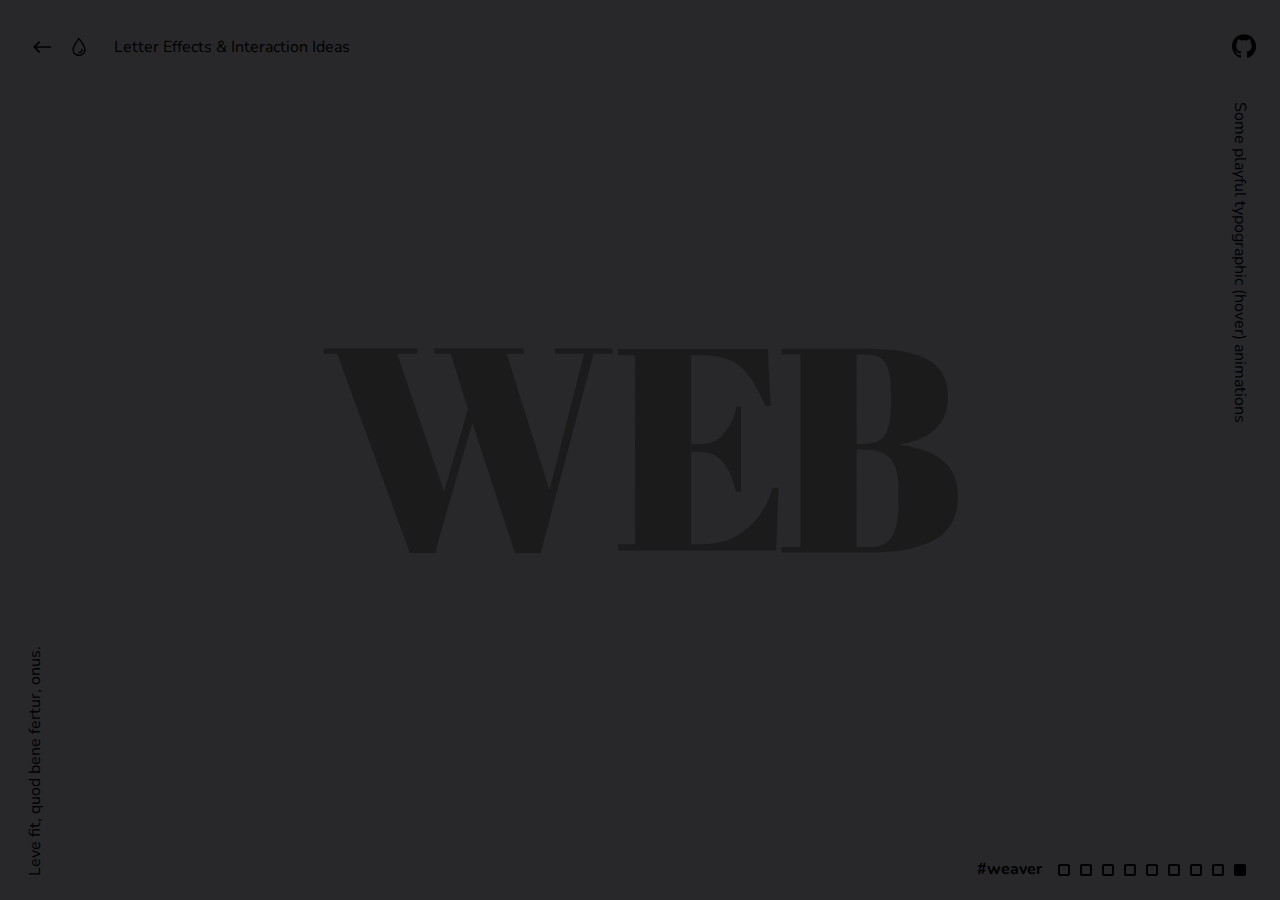
<file: weaver.html>
<!DOCTYPE html>
<html lang="en" class="no-js">
	<head>
		<meta charset="UTF-8" />
		<meta name="viewport" content="width=device-width, initial-scale=1">
		<title>Letter Interactions | Demo: Weaver | Codrops</title>
		<meta name="description" content="Some inspiration for playful hover interactions on words" />
		<meta name="keywords" content="typography, effects, interaction, hover, animation, javascript, css, web design" />
		<meta name="author" content="Codrops" />
		<link rel="shortcut icon" href="favicon.ico">
		<link href="https://fonts.googleapis.com/css?family=Nunito:400,700|Abril+Fatface" rel="stylesheet">
		<link rel="stylesheet" type="text/css" href="css/normalize.css" />
		<link rel="stylesheet" type="text/css" href="css/demo.css" />
		<link rel="stylesheet" type="text/css" href="css/weaver.css" />
		<script>document.documentElement.className="js";var supportsCssVars=function(){var e,t=document.createElement("style");return t.innerHTML="root: { --tmp-var: bold; }",document.head.appendChild(t),e=!!(window.CSS&&window.CSS.supports&&window.CSS.supports("font-weight","var(--tmp-var)")),t.parentNode.removeChild(t),e};supportsCssVars()||alert("Please view this demo in a modern browser that supports CSS Variables.");</script>		
	</head>
	<body class="demo-weaver">
		<svg class="hidden">
			<symbol id="icon-arrow" viewBox="0 0 24 24">
				<title>arrow</title>
				<polygon points="6.3,12.8 20.9,12.8 20.9,11.2 6.3,11.2 10.2,7.2 9,6 3.1,12 9,18 10.2,16.8 "/>
			</symbol>
			<symbol id="icon-drop" viewBox="0 0 24 24">
				<title>drop</title>
				<path d="M12,21c-3.6,0-6.6-3-6.6-6.6C5.4,11,10.8,4,11.4,3.2C11.6,3.1,11.8,3,12,3s0.4,0.1,0.6,0.3c0.6,0.8,6.1,7.8,6.1,11.2C18.6,18.1,15.6,21,12,21zM12,4.8c-1.8,2.4-5.2,7.4-5.2,9.6c0,2.9,2.3,5.2,5.2,5.2s5.2-2.3,5.2-5.2C17.2,12.2,13.8,7.3,12,4.8z"/><path d="M12,18.2c-0.4,0-0.7-0.3-0.7-0.7s0.3-0.7,0.7-0.7c1.3,0,2.4-1.1,2.4-2.4c0-0.4,0.3-0.7,0.7-0.7c0.4,0,0.7,0.3,0.7,0.7C15.8,16.5,14.1,18.2,12,18.2z"/>
			</symbol>
			<symbol id="icon-github" viewBox="0 0 32.6 31.8">
				<title>github</title>
				<path d="M16.3,0C7.3,0,0,7.3,0,16.3c0,7.2,4.7,13.3,11.1,15.5c0.8,0.1,1.1-0.4,1.1-0.8c0-0.4,0-1.4,0-2.8c-4.5,1-5.5-2.2-5.5-2.2c-0.7-1.9-1.8-2.4-1.8-2.4c-1.5-1,0.1-1,0.1-1c1.6,0.1,2.5,1.7,2.5,1.7c1.5,2.5,3.8,1.8,4.7,1.4c0.1-1.1,0.6-1.8,1-2.2c-3.6-0.4-7.4-1.8-7.4-8.1c0-1.8,0.6-3.2,1.7-4.4C7.4,10.7,6.8,9,7.7,6.8c0,0,1.4-0.4,4.5,1.7c1.3-0.4,2.7-0.5,4.1-0.5c1.4,0,2.8,0.2,4.1,0.5c3.1-2.1,4.5-1.7,4.5-1.7c0.9,2.2,0.3,3.9,0.2,4.3c1,1.1,1.7,2.6,1.7,4.4c0,6.3-3.8,7.6-7.4,8c0.6,0.5,1.1,1.5,1.1,3c0,2.2,0,3.9,0,4.5c0,0.4,0.3,0.9,1.1,0.8c6.5-2.2,11.1-8.3,11.1-15.5C32.6,7.3,25.3,0,16.3,0z"/>
			</symbol>
		</svg>
		<main>
			<div class="content content--fixed">
				<header class="codrops-header">
					<div class="codrops-links">
						<a class="codrops-icon codrops-icon--prev" href="https://tympanus.net/Development/TooltipAnimations/" title="Previous Demo"><svg class="icon icon--arrow"><use xlink:href="#icon-arrow"></use></svg></a>
						<a class="codrops-icon codrops-icon--drop" href="https://tympanus.net/codrops/?p=31349" title="Back to the article"><svg class="icon icon--drop"><use xlink:href="#icon-drop"></use></svg></a>
					</div>
					<h1 class="codrops-header__title">Letter Effects &amp; Interaction Ideas</h1>
				</header>
				<p class="codrops-header__tagline">
					<a class="github" href="https://github.com/codrops/LetterInteractions/" title="Find this project on GitHub"><svg class="icon icon--github"><use xlink:href="#icon-github"></use></svg></a>
					Some playful typographic (hover) animations</p>
				<nav class="demos">
					<a class="demo" href="index.html"><span>Magneto</span></a>
					<a class="demo" href="kidnap.html"><span>Kidnap</span></a>
					<a class="demo" href="redraw.html"><span>Redraw</span></a>
					<a class="demo" href="swing.html"><span>Swing</span></a>
					<a class="demo" href="playful.html"><span>Playful</span></a>
					<a class="demo" href="trail.html"><span>Trail Maker</span></a>
					<a class="demo" href="crossword.html"><span>Crossword</span></a>
					<a class="demo" href="moveout.html"><span>Move Out</span></a>
					<a class="demo demo--current" href="weaver.html"><span>Weaver</span></a>
				</nav>
				<p class="deco">Leve fit, quod bene fertur, onus.</p>
			</div>
			<section class="content content--layout">
				<h2 class="word word--weaver">	
					<svg class="letter" width="292px" height="208px" viewBox="0 0 292 208">
						<path class="letter-solid" d="m 122.112,145.824 23.904,-82.944 -17.28,-55.008 -16.416,0 0,-5.472 89.28,0 0,5.472 -16.992,0 42.912,136.224 34.56,-136.224 -29.088,0 0,-5.472 57.6,0 0,5.472 -19.008,0 -52.992,199.008 -25.632,0 -42.624,-130.176 -37.44,130.176 -25.056,0 -72.576,-199.008 -13.536,0 0,-5.472 93.6,0 0,5.472 -20.16,0 z"></path>
						<path class="letter-weaved" d="M 2.1972232,7.5390931 4.3297772,2.1971507 5.311041,7.4257421 7.4180356,2.2554931 8.1942675,7.4185187 10.475734,2.243269 l 0.371169,5.0507859 2.835441,-5.0480077 0.32894,4.2917789 2.707643,-4.2801104 -0.903474,5.3408311 3.646679,-5.6475455 10.872803,5.5975377 7.682307,-5.3202723 7.931234,5.3586116 6.190407,-5.5230817 7.875115,5.1324653 8.191275,-4.8746474 7.155002,5.371947 -0.05056,-5.4569602 2.368147,5.4063968 1.894739,-5.4591828 1.007935,5.8509105 1.797501,-6.0920591 1.174072,6.0064902 1.979197,-5.6069836 1.363545,5.3586116 2.071434,-5.3252731 0.566199,5.2902676 1.989199,-5.5219703 1.157402,4.9374349 1.135732,-4.6929524 1.168515,4.5351501 -78.925059,1.916965 62.470832,9.1125293 -44.65806,40.099573 57.460714,-1.157914 -42.499042,41.551155 60.155697,9.66239 -41.323497,41.50286 23.666842,56.80152 -16.96126,-57.8253 22.893171,58.07681 -14.52775,-58.83291 16.011992,58.83291 -8.91732,-58.59973 15.128882,58.10583 -6.211562,-57.40906 12.206642,57.10921 -4.03301,-58.12194 8.26746,51.64391 -1.10242,-49.11621 6.83804,25.38463 6.98705,-21.59722 -5.74941,-8.88145 -48.568564,0.60157 41.595304,-20.45892 -29.522496,17.75737 30.696666,-12.8496 -22.182232,12.09764 24.370512,-8.52271 -14.80747,8.73243 15.43112,-4.43313 -3.1817,3.87985 4.93122,-0.89876 1.23764,20.48401 7.03258,-11.80484 -3.8357,-13.75196 15.8133,-27.69157 -7.02982,-2.07515 16.39694,-29.585964 -12.50053,-74.3381408 -24.95966,4.8318826 1.96338,-4.8636168 4.71598,5.9825936 2.96922,-5.3893013 3.62047,4.4151982 2.3262,-5.1149446 1.99363,5.2334761 2.55148,-5.3864482 1.76998,6.0902032 7.03215,-5.8212549 -0.0902,5.9551055 5.47831,-6.0241093 17.50552,5.9567593 10.68626,-6.188406 9.69956,5.7170013 4.65877,-5.5885842 0.66322,5.1659455 4.63277,-4.6685322 1.22403,4.5905065 4.39219,-5.1724475 0.88429,5.533316 -36.33022,1.1166494 20.3958,3.1379656 -56.00973,-1.214984 59.48576,14.069868 -45.79165,28.556877 60.42576,16.730395 -44.09094,31.278651 54.36903,1.59299 -41.98747,38.24086 48.79015,-16.75715 -43.55503,33.51272 18.22445,48.59346 -3.6828,-54.34395 11.93261,53.77746 -1.29445,-53.73188 6.86877,54.03173 -0.49453,-60.49485 6.51097,60.195 1.3218,-61.53731 5.94807,44.29593 0,-44.25035 7.61764,17.1932 -6.76814,-21.89012 -23.81909,6.72064 21.58854,-16.79362 -5.88882,10.07298 8.11937,-3.66668 9.40779,17.05459 0.10216,-30.08243 10.91687,-10.49797 -4.79264,-15.164164 24.7768,-65.640734 -4.24114,-12.379283 11.99414,-12.0488335 8.27716,-6.4608367 0.51049,6.3765154 5.01826,-3.9881708 5.02737,3.8377598 -0.5523,-5.0025959 -43.32287,5.0251836 -4.23138,-4.4825266 -1.69524,2.4430779 -2.3433,1.732242 -2.89828,-5.74050423 -2.0899,5.71808033 15.44442,-4.0811397 38.77307,4.4959809 -20.24312,-5.0363955 -5.55775,6.030893 -28.87282,-0.275025 0.10216,-5.6886609 58.00754,-0.049302 0.0908,5.8482546 -19.3468,0.1354271 L 218.61285,206.19772 192.72447,205.95476 151.00353,77.900354 112.99316,206.48909 88.007854,206.66403 15.126544,7.6168296 1.4025493,7.7626111 1.7934902,2.3046335 95.330192,2.5801811 95.483365,7.7716455 75.719088,8.6401748 122.01467,145.84934 146.07058,62.834506 128.71962,7.8235712 112.338,7.7620261 l 0.12309,-5.46603 89.41452,0.1076961 0.47751,5.3175066 -17.44596,0.962367 L 227.57284,143.8596 261.92304,8.1896686"></path>
					</svg>
					<svg class="letter" width="165px" height="208px" viewBox="0 0 165 208">
						<path class="letter-solid" d="M 4,3 153.76,3 156.64,60.024 151.456,60.024 C 143.39196,40.631903 134.94404,27.336036 126.112,20.136 117.27996,12.935964 104.32009,9.336 87.232,9.336 L 77.152,9.336 77.152,98.328 86.944,98.328 C 95.968045,98.328 103.55197,94.920034 109.696,88.104 115.84003,81.287966 120.15999,72.120058 122.656,60.6 L 126.976,60.6 126.976,145.848 122.08,145.848 C 118.62398,131.44793 113.96803,121.17603 108.112,115.032 102.25597,108.88797 94.240051,105.816 84.064,105.816 L 77.152,105.816 77.152,198.264 88.096,198.264 C 105.76009,198.264 120.78394,192.98405 133.168,182.424 145.55206,171.86395 154.04798,158.32808 158.656,141.816 L 164.416,141.816 162.112,204.6 4,204.6 4,198.264 20.992,198.264 20.992,9.336 4,9.336 4,3 Z"></path>
						<path class="letter-weaved" d="M 4.1914414,3.194054 6.6136042,8.7236027 10.055335,2.7641821 10.996828,8.3855838 13.660564,3.1747649 14.862001,8.254234 19.071622,3.3557152 18.816271,8.1357437 24.280604,3.1132234 21.424895,9.1847046 32.833034,2.916658 40.007669,8.996406 52.76421,2.807353 61.056696,8.4315103 70.52121,2.515308 76.957363,8.6657353 84.269778,3.2160987 87.352364,8.8659748 93.881273,2.9396213 93.465179,8.5490821 99.434703,2.6897812 102.7956,9.63111 109.39065,3.1371052 111.26812,11.758425 120.76939,2.7412189 120.87962,15.490411 132.63863,2.6962109 125.14068,18.743843 140.31295,2.8395015 127.71348,20.445879 145.41171,2.8799168 129.67454,21.755702 151.57963,2.4224891 131.15337,23.273113 153.77584,2.9074727 131.69989,24.683975 154.18918,7.1134202 133.48184,25.774269 154.55567,12.112059 134.60061,27.693996 154.59333,18.607901 136.14282,29.780896 154.97636,24.185213 138.07817,32.135087 155.49624,29.507174 139.95564,34.761164 155.76629,34.932929 141.41335,38.0247 155.66893,39.372183 143.93195,41.606047 155.57065,43.833481 145.07644,44.740989 155.98123,47.161315 146.95024,48.491346 156.09329,51.090784 150.22388,53.115224 156.53969,54.791541 151.42165,57.281675 156.773,59.056274 151.65312,59.533909 154.32971,14.632504 134.59418,2.8716501 107.34692,11.219248 87.677523,2.8128642 79.55221,8.4664144 21.196284,9.5511901 21.419384,13.842569 76.803969,42.722979 21.237515,59.531232 76.208824,82.069828 21.337635,94.6696 77.454288,105.67349 80.966745,98.342707 83.311751,104.77793 88.975406,98.181964 87.86674,104.50696 94.504954,97.60972 93.950162,105.50908 99.554112,96.663635 98.824799,108.04605 106.33562,90.906291 102.55679,109.60021 110.48186,87.444352 107.0337,112.41734 115.37216,79.520197 109.91421,115.86458 126.89139,126.59393 114.8164,124.40782 127.27901,131.4061 118.11392,132.00406 127.36811,136.5765 120.23481,138.11596 127.00988,140.57211 121.95705,142.46336 127.06867,144.2251 122.42642,145.26304 127.03468,117.96158 112.91964,108.22241 126.92354,100.27805 115.46029,94.63644 127.45261,88.166317 117.53709,82.402543 126.8271,74.020041 119.71033,73.478109 127.4967,68.403232 121.62363,67.05483 127.00529,64.122884 123.31372,60.508469 127.54814,60.199843 117.82367,75.202189 112.45854,119.49736 101.62356,94.611639 85.664106,104.69985 77.400094,98.177372 21.393665,132.60019 76.941748,163.21008 21.385399,169.4121 77.362435,198.03716 21.160359,198.28884 4.6856104,203.98648 6.8680369,197.82223 10.881093,204.19131 14.28149,197.79926 17.04902,203.43904 24.936434,199.79523 26.546617,204.39339 31.429521,200.01476 33.398848,203.39495 37.731553,199.68225 41.035504,204.31899 45.741132,199.62898 49.154388,203.8882 53.950032,199.49028 55.866084,203.65214 60.8041,199.5858 65.511565,204.14998 71.583046,199.39199 74.295464,203.27554 81.563822,198.33932 82.752367,203.95709 86.324529,198.78393 88.340701,204.27398 93.33291,197.74781 95.353676,204.50637 100.03083,197.31428 102.70926,203.85237 106.55969,195.9769 108.82851,204.04527 114.39755,194.014 118.80925,203.97178 122.03788,190.66413 124.16795,204.16651 128.0019,186.97439 130.15309,203.59519 133.84282,181.47883 136.02341,204.47697 140.33872,175.27324 143.14202,203.30126 150.0907,162.91351 149.58918,203.85237 156.05471,150.18085 154.79265,203.6503 159.10882,141.44839 158.74141,204.07007 162.09037,141.74415 163.59768,149.063 153.36893,156.61515 163.69871,162.3036 145.93711,168.93631 163.37815,179.06677 143.28805,171.89305 162.83621,194.42091 137.08707,178.94644 162.11701,204.24642 130.42681,184.62847 154.80142,204.5128 162.21766,204.63883 164.46904,141.81513 158.51846,141.75357 C 158.51846,141.75357 151.48043,171.82024 125.16477,188.3723 106.88149,199.87214 76.997785,197.95781 76.997785,197.95781 L 77.523601,106.10335 C 77.523601,106.10335 97.382764,105.23058 104.72114,110.7772 115.19777,118.69584 121.73454,146.31207 121.73454,146.31207 L 127.08018,146.31207 127.28701,59.841952 123.01844,59.937164 C 123.01844,59.937164 115.04625,86.557708 104.44979,93.939041 96.799594,99.268045 76.777137,98.005732 76.777137,98.005732 L 77.161774,8.6554406 C 77.161774,8.6554406 110.29703,7.8578231 123.32428,16.449413 137.85321,26.031371 151.5874,60.350774 151.5874,60.350774 L 156.47916,60.220918 153.7536,2.577054 4.0797179,2.9437131 4.0625388,9.7075449 21.1177,9.7489673 21.400264,198.12348 3.6948154,198.19269 3.6349648,204.5694 154.92124,204.40398"></path>
					</svg>
					<svg class="letter" width="180px" height="208px" viewBox="0 0 180 208">
						<path class="letter-solid" d="M 2.7160472,2.8537421 88.824078,2.8537421 C 115.51098,2.8537421 135.52586,6.4919964 148.86931,13.768614 162.21277,21.045232 168.88439,33.318277 168.88439,50.588116 168.88439,77.172025 153.04528,93.083325 121.36658,98.32249 L 121.36658,98.904616 C 159.765,103.75569 178.96392,120.6372 178.96392,149.54962 178.96392,170.70032 171.09237,185.49589 155.34901,193.93677 139.60566,202.37764 116.95093,206.59802 87.384145,206.59802 L 2.7160472,206.59802 2.7160472,201.06782 21.435184,201.06782 21.435184,8.3839439 2.7160472,8.3839439 2.7160472,2.8537421 Z M 77.592596,103.56163 77.592596,201.06782 91.127972,201.06782 C 101.68754,201.06782 109.07912,197.38106 113.30295,190.00741 117.52678,182.63377 119.63866,171.76752 119.63866,157.40833 L 119.63866,141.98198 C 119.63866,129.17513 117.04681,119.57014 111.86302,113.16672 106.67923,106.76329 97.463746,103.56163 84.216291,103.56163 L 77.592596,103.56163 Z M 77.592596,8.3839439 77.592596,98.031426 85.080251,98.031426 C 95.063841,98.031426 102.02345,94.975292 105.95929,88.862934 109.89513,82.750575 111.86302,73.388133 111.86302,60.77533 L 111.86302,47.095357 C 111.86302,32.736164 110.13512,22.694582 106.67926,16.97031 103.22339,11.246037 96.599769,8.3839439 86.808171,8.3839439 L 77.592596,8.3839439 Z"></path>
						<path class="letter-weaved" d="M 3.2724458,1.0804117 7.2008075,6.208093 9.5436644,0.77360905 10.682911,5.2919759 13.683355,1.6081982 13.902193,6.0257278 18.394815,0.94846513 18.562162,6.2220386 23.429168,1.4590878 22.071083,6.0546917 34.257372,1.3743416 41.28496,7.6172873 49.550306,1.4033055 55.949672,7.5586396 61.923251,1.2874499 68.978102,7.478861 74.680235,1.559925 77.669952,6.3979674 86.870814,0.64380791 86.870814,5.0892287 91.618747,1.7004535 92.672174,5.9956912 99.258778,2.02442 97.571363,6.4162039 106.64993,1.886037 102.6025,9.9648168 122.75707,3.4393597 106.82264,13.599249 137.1936,6.3071809 108.80828,17.133916 152.96427,14.298673 110.37233,22.417144 159.11856,19.54221 111.19512,27.663899 165.19883,27.921356 111.9632,33.404113 167.74765,36.611596 112.28931,40.215991 168.5994,45.417691 112.39229,47.74553 168.93517,52.159841 112.187,54.357511 166.86479,61.690034 111.96066,59.053261 163.86229,68.844863 111.7617,64.784173 160.44928,75.112201 110.47071,70.279818 154.04827,81.670885 109.55098,76.042898 144.90368,87.294523 108.85763,82.020539 134.8554,91.903662 106.74112,86.70518 128.06283,93.189873 103.55187,89.452459 122.54038,95.664677 95.5632,94.205755 77.858754,100.27852 77.683271,94.704184 85.064326,100.24312 86.455665,95.190527 92.325681,100.41583 101.49543,91.293275 99.568798,101.96057 127.77212,97.155781 106.9385,104.71965 139.07125,99.431055 111.59847,108.29615 147.05992,101.65806 113.54441,111.53045 159.21403,108.17922 116.39038,116.33846 166.33807,113.29832 118.21832,121.24086 170.44889,118.73243 119.01751,125.97592 175.0082,126.4426 120.19002,131.27846 177.33809,134.06438 C 140.57196,135.40744 139.78855,137.39199 120.58156,138.73505 L 178.48427,141.05542 120.34664,144.23712 178.31428,150.42141 120.43782,150.42252 177.30748,157.9188 120.31231,157.91773 174.48305,167.91349 119.95616,163.94758 170.42449,175.56997 119.38224,170.99761 164.25911,184.06676 117.22175,177.50483 154.4307,189.91747 115.35519,182.67542 140.39179,196.20585 112.60255,188.62375 127.25506,199.56673 107.674,193.23506 111.77011,200.88942 102.82241,195.49462 101.82584,202.08981 95.894675,196.72505 94.549464,201.42578 89.390673,196.52231 86.001898,201.49659 82.070318,197.42233 78.689052,201.97503 77.725734,197.17346 66.033977,201.76584 56.751587,197.0454 44.769118,202.29148 35.677675,196.62743 27.105436,202.29256 22.890036,197.00122 14.954548,202.32581 10.263471,197.388 7.2673172,201.90959 3.5577938,197.38371 3.6307399,201.49444 15.945757,197.3644 22.959309,201.53091 22.306013,196.6403 77.701522,197.22131 22.311778,176.79084 76.481997,173.44516 21.876901,137.34612 77.920973,127.33401 22.296358,104.09102 76.93267,81.093572 21.65866,78.962641 77.364426,64.920341 21.855463,36.527922 76.897019,18.91071 21.792172,7.1893087 77.240947,7.1600065 81.565504,0.94310144 3.2860331,0.72461593 3.4287966,6.5610234 21.676879,6.9903464 21.925011,196.81407 3.1819776,197.46199 3.5301255,202.41878 108.80935,202.42665 C 108.80935,202.42665 147.66532,197.45521 164.18146,183.56951 177.95187,171.99225 179.35681,145.89557 179.35681,145.89557 179.35681,145.89557 179.27497,124.63226 164.34564,111.76255 149.919,99.326175 122.10441,95.591025 122.10441,95.591025 122.10441,95.591025 147.85907,90.983569 158.78214,76.864019 170.3027,61.97212 169.20657,49.847021 169.20657,49.847021 169.20657,49.847021 171.55058,21.079018 145.1331,9.2388399 125.95819,0.64474385 81.976319,0.86194067 81.976319,0.86194067 L 77.233397,7.0307679 77.546791,94.581828 C 77.546791,94.581828 97.060113,97.873764 103.71583,89.61211 112.05798,79.257105 112.2665,51.094606 112.2665,51.094606 112.2665,51.094606 115.03011,19.773515 101.76771,10.367622 95.238076,5.7367073 77.497122,6.8538805 77.497122,6.8538805 L 21.578787,55.450896 77.938136,100.7234 C 77.938136,100.7234 98.413123,100.23368 106.53416,105.41325 122.04337,115.30498 120.4346,146.88142 120.4346,146.88142 120.4346,146.88142 120.84101,181.42308 109.40494,191.95629 101.49057,199.24583 77.412452,197.25928 77.412452,197.25928 L 77.622362,100.47209"></path>
					</svg>
				</h2>
			</section>
		</main>
		<script src="js/anime.min.js"></script>
		<script src="js/demo.js"></script>
		<script src="js/demo9.js"></script>
	</body>
</html>
</file>
<file: css/demo.css>
*,
*::after,
*::before {
	box-sizing: border-box;
}

html {
	background: #28282b;
}

/* Color schemes */
.demo-magneto {
	--color-text: #41353d;
	--color-background: #fff037;
	--color-link: #000;
	--color-link-hover: #41353d;
}

.demo-kidnap {
	--color-text: #d5c12e;
	--color-background: #191a19;
	--color-link: #d5c12e;
	--color-link-hover: #fff;
}

.demo-redraw {
	--color-text: #0c48a4;
	--color-background: #7d96df;
	--color-link: #0c48a4;
	--color-link-hover: #ededed;
}

.demo-swing {
	--color-text: #828284;
	--color-background: #1f1f21;
	--color-link: #828284;
	--color-link-hover: #fff;
}

body {
	font-family: 'Nunito', monospace;
	color: var(--color-text);
	background-color: var(--color-background);
	min-height: 100vh;
}

.js body {
	opacity: 0;
	transition: opacity 0.3s;
}

.js body.demo-kidnap {
	transition: background-color 0.3s, opacity 0.3s;
} 

.js body.render {
	opacity: 1;
}

/* Page Loader */
.js .loading::before {
	content: '';
	position: fixed;
	z-index: 1000;
	top: 0;
	left: 0;
	width: 100%;
	height: 100%;
	background: var(--color-background);
}

.js .loading::after {
	content: '';
	box-shadow: 20px 0 0, -20px 0 0;
	position: fixed;
	z-index: 10000;
	top: 50%;
	left: 50%;
	width: 10px;
	height: 10px;
	margin: -5px 0 0 -5px;
	pointer-events: none;
	border-radius: 50%;
	background: var(--color-text);
	animation: loaderAnim 1s ease-in-out infinite alternate forwards;
}

@keyframes loaderAnim {
	0% {
		box-shadow: 20px 0 0 var(--color-text), -20px 0 0 transparent;
		background: transparent;
	}
	50% {
		box-shadow: 20px 0 0 transparent, -20px 0 0 transparent;
		background: var(--color-text);
	}
	100% {
		box-shadow: 20px 0 0 transparent, -20px 0 0 var(--color-text);
		background: transparent;
	}
}

a {
	text-decoration: none;
	color: var(--color-link);
	outline: none;
}

a:hover,
a:focus {
	color: var(--color-link-hover);
}

.hidden {
	position: absolute;
	overflow: hidden;
	width: 0;
	height: 0;
	pointer-events: none;
}

/* Icons */
.icon {
	display: block;
	width: 1.5em;
	height: 1.5em;
	margin: 0 auto;
	fill: currentColor;
}

main {
	position: relative;
    width: 100%;
}

.demo-kidnap main::before {
	content: '';
	position: fixed;
	pointer-events: none;
	top: 0;
	left: 0;
	width: 100%;
	height: 100%;
	background-image: url(../img/noise.gif);
	background-size: 300px;
	opacity: 0.7;
}

.content {
	position: relative;
	display: grid;
	justify-content: center;
	align-content: center;
	height: 100vh;
	overflow: hidden;
	min-height: 650px;
	margin: 0 auto;
}

.content--fixed {
	position: absolute;
	top: 0;
	left: 0;
	width: 100%;
	max-width: none;
	z-index: 100;
	align-content: space-between;
	pointer-events: none;
	padding: 1.5em;
	grid-template-columns: 50% 50%;
	grid-template-rows: auto auto 4em;
	grid-template-areas: 	"header tagline"
							"deco tagline"
							"deco demos";
}

.content--layout {
	grid-template-columns: 100%;
	padding: 3em 0;
}

.content--fixed a {
	pointer-events: auto;
}

/* Header */
.codrops-header {
	position: relative;
	display: flex;
	flex-direction: row;
	flex-wrap: wrap;
	align-items: flex-start;
	z-index: 100;
	grid-area: header;
	align-self: start;
	justify-self: start;
	align-items: center;
}

.codrops-header__title {
	font-size: 1em;
	padding: 0.75em 0;
	margin: 0;
	font-weight: normal;
}

.github {
	display: inline-block;
	vertical-align: middle;
	margin: 0 0 2.5em;
}

.codrops-header__tagline,
.deco {
	grid-area: tagline;
	-webkit-writing-mode: vertical-lr;
	writing-mode: vertical-lr;
	text-align: right;
	align-self: start;
	justify-self: end;
	margin: 0;
	padding: 0.85em 0;
}

.codrops-header__tagline {
	padding: 0.65em 0;
}

.deco {
	grid-area: deco;
	align-self: end;
	justify-self: start;
	padding: 0;
	transform: rotate(180deg);
}

.demos {
	grid-area: demos;
	text-align: center;
	display: block;
	position: relative;
}

.demo {
	margin: 0 0.15em;
}

.demo span {
	text-transform: lowercase;
	font-weight: bold;
	pointer-events: none;
}

.demo span::before {
	content: '#';
}

a.demo--current {
	text-decoration: underline;
	pointer-events: none;
}

/* Top Navigation Style */
.codrops-links {
	position: relative;
	display: flex;
	justify-content: center;
	text-align: center;
	white-space: nowrap;
	margin: 0 1em 0 0;
}

.codrops-icon {
	display: inline-block;
	margin: 0.15em;
	padding: 0.25em;
}

/* Common styles for the words */
.word {
	display: flex;
	flex-direction: row;
	align-items: center;
	justify-content: center;
	flex-wrap: wrap;
	margin: 0;
	cursor: default;
	-webkit-touch-callout: none;
	-webkit-user-select: none;
	-moz-user-select: none;
	-ms-user-select: none;
	user-select: none;
	-webkit-tap-highlight-color: rgba(0,0,0,0);
}

@media screen and (min-width: 50em) {
	.demos {
		align-self: end;
		justify-self: end;
		display: flex;
	}
	.demo {
		display: block;
		border: 2px solid;
		width: 12px;
		height: 12px;
		border-radius: 2px;
		margin: 0 10px 0 0;
	}
	a.demo--current {
		background: currentColor;
	}
	.demo span {
		position: absolute;
		display: none;
		right: 100%;
		top: -0.35em;
		margin: 0 1em 0 0;
	}
	.demo--current span {
		display: block;
	}
}

@media screen and (max-width: 50em) {
	html, body {
		overflow-x: hidden;
		width: 100vw;
		height: 100%;
	}
	.content {
		height: auto;
		min-height: 0;
	}
	.content--layout {
		overflow: visible;
	}
	.demo-magneto .content--layout {
		padding: 1em 0 0 0;
	}
	.content--fixed {
		display: block;
		z-index: 1000;
		position: relative;
		padding: 0.85em;
	}
	.codrops-header {
		align-items: center;
		flex-direction: column;
	}
	.codrops-header__title {
		font-weight: bold;
		text-align: center;
		padding-bottom: 0.25em;
	}
	.codrops-header__tagline {
		-webkit-writing-mode: horizontal-tb;
		writing-mode: horizontal-tb;
		text-align: center;
		padding: 0 0 1.5em;
		font-size: 0.85em;
	}
	.github {
		display: block;
		margin: 1em auto;
	}
	.codrops-links {
		margin: 0;
	}
	.deco {
		display: none;
	}
	.word.word--magneto {
		font-size: 3em;
	}
	.word.word--kidnap {
		font-size: 3.5em;
	}
	.word.word--redraw {
		font-size: 5em;
	}
	.word.word--swing {
		font-size: 4.5em;
	}
}
</file>
<file: css/magneto.css>
.word--magneto {
	font-size: 10vw;
	font-family: 'Playfair Display', serif;
	font-weight: 900;
	text-transform: uppercase;
	color: #0e0e19;
	line-height: 0.8;
	margin: 0 0 1em 0;
}

.word--magneto > span {
	display: block;
	padding: 1em 0 0;
	cursor: default;
	position: relative;
}

.word--magneto span span {
	display: block;
	pointer-events: none;
}

.word--magneto svg {
	position: absolute;
	left: 50%;
	margin-left: -1.5vw;
	width: 3vw;
	bottom: calc(100% - 1em);
}

.word--magneto svg circle {
	fill: currentColor;
	opacity: 0;
	transform-origin: 50% 50%;
}
</file>
<file: css/crossword.css>
.word--crossword {
	font-size: 13vh;
	font-family: 'Barrio', serif;
	font-weight: 400;
	text-transform: uppercase;
	color: #fff;
	line-height: 0.9;
	margin: 0;
	display: grid;
	grid-template-columns: repeat(auto-fit, 0.65em);
	justify-self: center;
}

.word--crossword span {
	text-align: center;	
	display: block;
}

.word__cross {
	pointer-events: none;
	color: #3f2b9a;
}

.word__cross span {
	opacity: 0;

}
</file>
<file: css/kidnap.css>
.word--kidnap {
	font-family: 'Days One';
	font-size: 9vw;
	font-weight: 400;
	color: #d5c12e;
}

.word--kidnap span {
	background-repeat: no-repeat;
	background-position: 50% 50%;
	background-size: 100%;
}
</file>
<file: css/moveout.css>
.word--moveout {
	font-size: 12vw;
	font-family: 'Squada One', sans-serif;
	font-weight: 400;
	color: #c82222;
	line-height: 0.7;
	text-transform: uppercase;
	margin: 0;
}

.word--moveout > span {
	display: block;
	cursor: default;
	position: relative;
	cursor: pointer;
}

.word--moveout span span {
	display: block;
	pointer-events: none;
}

.word--moveout svg {
	position: absolute;
	left: 50%;
    margin-left: -2.5vw;
    width: 5vw;
	top: 100%;
}

.word--moveout svg rect {
	fill: currentColor;
	opacity: 0;
	transform-origin: 50% 50%;
}
</file>
<file: css/playful.css>
.word--playful {
	font-size: 10vw;
	font-family: 'Vidaloka', serif;
	font-weight: 400;
	text-transform: uppercase;
	color: #fff;
	line-height: 0.65;
	margin: 0 0 1em 0;
}

.word--playful > span {
	display: block;
	padding: 1em 0 0;
	cursor: pointer;
	position: relative;
}

.word--playful span span {
	display: block;
	pointer-events: none;
}
</file>
<file: css/redraw.css>
.word--redraw {
	font-size: 12vw;
	font-family: 'Montserrat', serif;
	font-weight: 700;
	text-transform: uppercase;
	color: #ededed;
	line-height: 0.7125;
	letter-spacing: -0.02em;
}

.word--redraw span {
	display: block;
	position: relative;
}

.word--redraw svg {
	left: 50%;
	position: absolute;
	height: 100%;
	width: auto;
	max-width: 100%;
	fill: none;
	stroke: var(--color-text);
	stroke-width: 4px;
	transform: translateX(-50%);
	stroke-linecap: round;
	stroke-linejoin: round;
}

.word--redraw svg path {
	opacity: 0;
}
</file>
<file: css/swing.css>
.word--swing {
	font-size: 11vw;
	font-family: 'Londrina Solid', serif;
	font-weight: 400;
	text-transform: uppercase;
	color: #0e0e19;
	line-height: 0.725;
	perspective: 800px;
}

.word--swing > span:first-child {
	color: #ea757f;
}

.word--swing > span:nth-child(2) {
	color: #7577ea;
}

.word--swing > span:nth-child(3) {
	color: #8dea75;
}

.word--swing > span:nth-child(4) {
	color: #e2e623;
}

.word--swing > span:nth-child(5) {
	color: #ffc107;
}

.word--swing > span:nth-child(6) {
	color: #6830cb;
}

.word--swing > span:nth-child(7) {
	color: #f02424;
}

.word--swing > span:nth-child(8) {
	color: #4cc5f4;
}

.word--swing svg {
	position: absolute;
	top: 50%;
	left: 50%;
	width: 450px;
	height: 510px;
	margin: -255px 0 0 -225px;
	pointer-events: none;
}

.word--swing svg circle {
	fill: currentColor;
	opacity: 0;
	transform-origin: 50% 50%;
}

.word--swing span {
	display: block;
	position: relative;
}

.word--swing span span:first-of-type {
	position: absolute;
	font-family: 'Londrina Outline';
}

.word--swing span span:last-of-type {
	transform-style: preserve-3d;
}
</file>
<file: css/trail.css>
.word--trail {
	font-size: 12vw;
	font-family: 'Cabin Sketch', sans-serif;
	font-weight: 400;
	color: #795548;
	line-height: 0.8;
	text-transform: uppercase;
	margin: 0;
	letter-spacing: 0.15em;
}

.word--trail span {
	display: block;
	position: relative;
	z-index: 100;
}

.word--trail span span {
	pointer-events: none;
}

.word--trail span span:not(:last-child) {
	position: absolute;
	color: #cc8065;
}
</file>
<file: css/weaver.css>
.word--weaver {
	font-size: 12vw;
	font-family: 'Abril Fatface', sans-serif;
	font-weight: 400;
	color: #000;
	line-height: 0.8;
	text-transform: uppercase;
	margin: 0;
	justify-content: center;
	display: flex;
}

.word--weaver svg {
	max-width: 100%;
	flex: 0 1 auto;
}

.letter-solid {
	fill: #1b1b1c;
	transform-origin: 50% 50%;
}

.letter-weaved {
	stroke: #7174f6;
	stroke-width: 1px;
	fill: none;
	opacity: 0;
}
</file>
